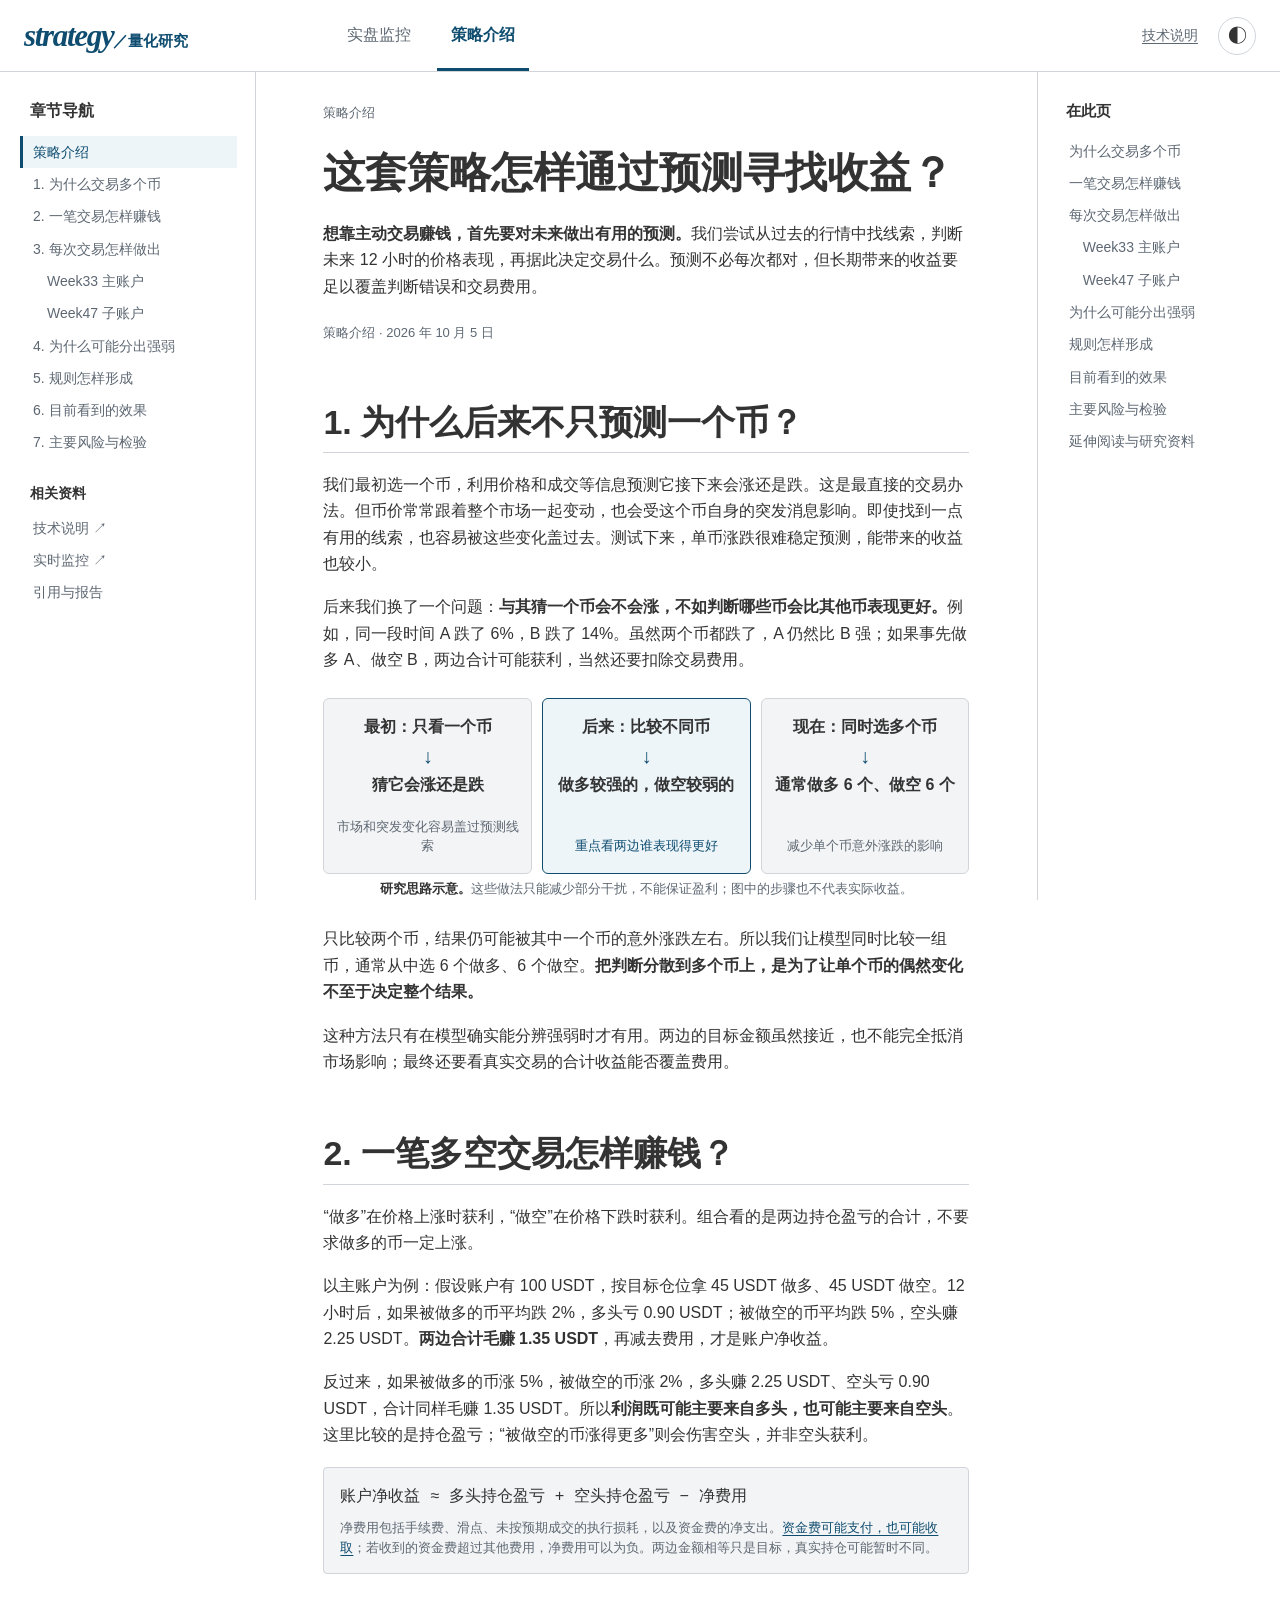
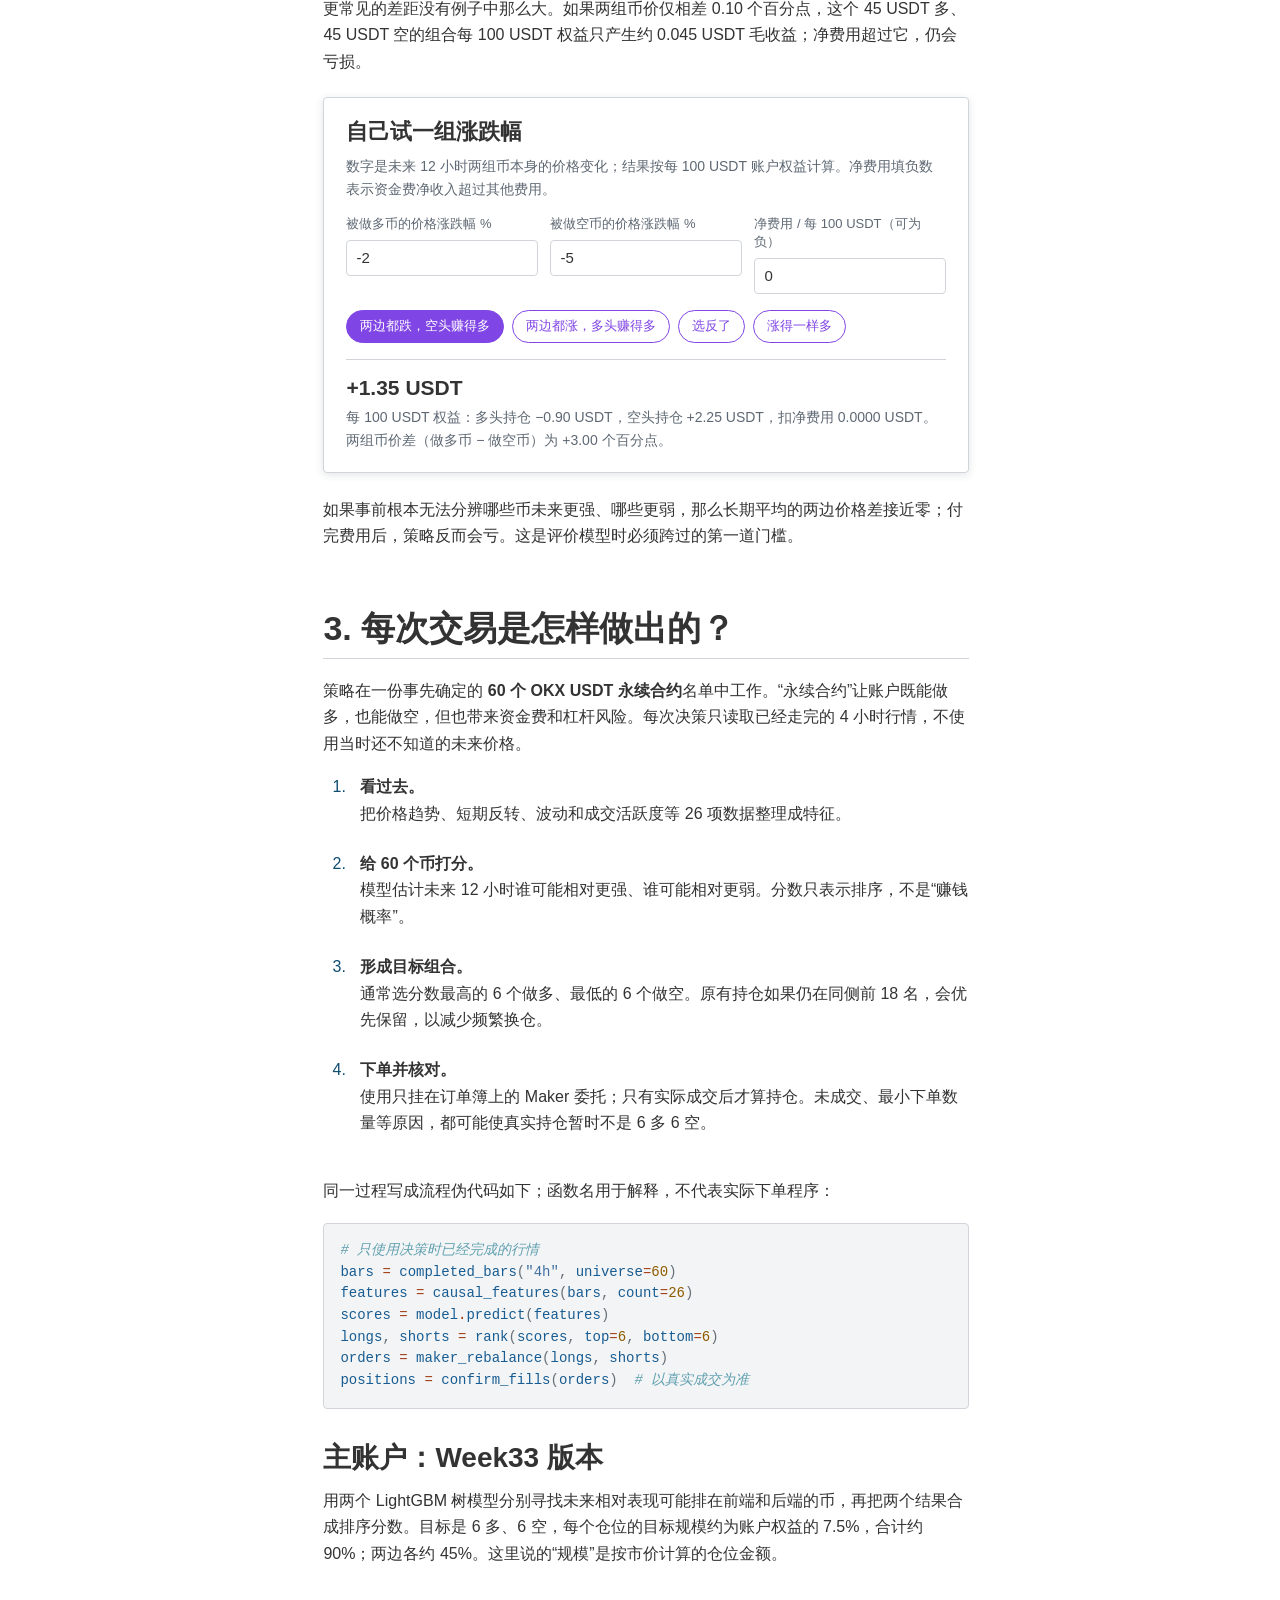
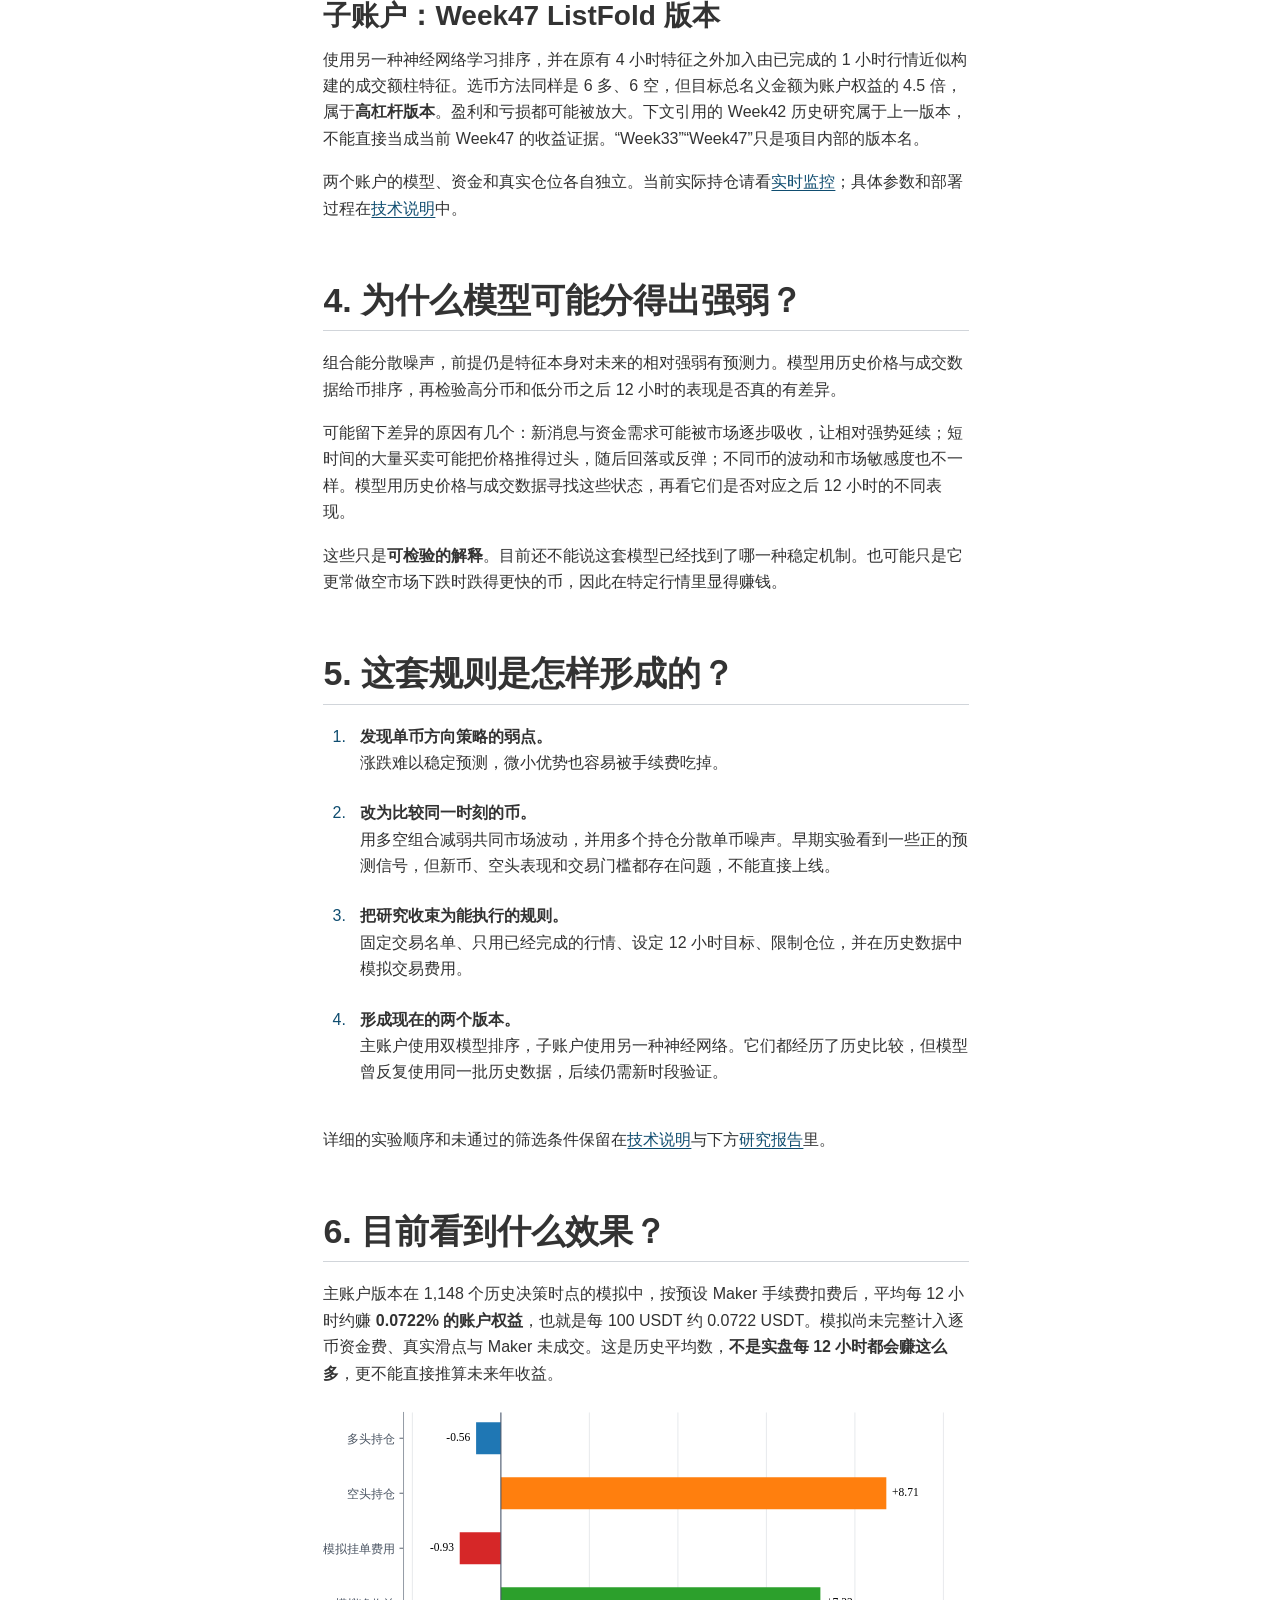
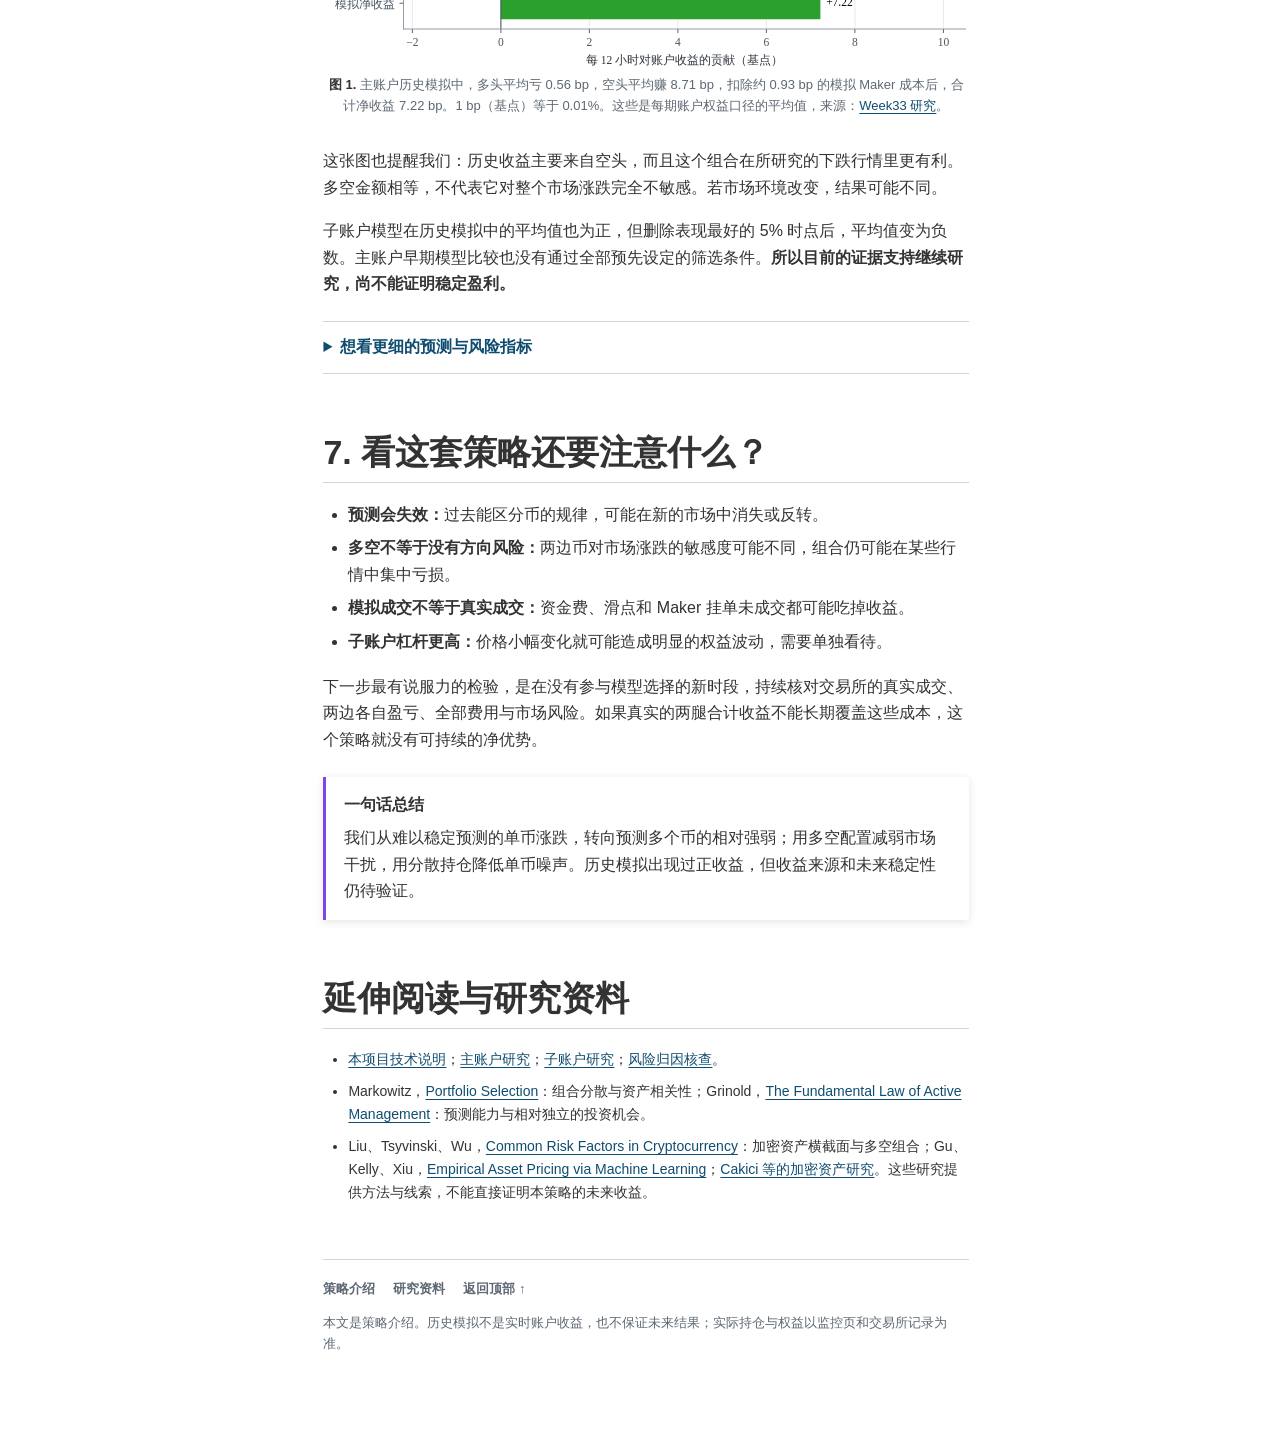
<file: site/index.html>
<!-- Generated from output/量化策略盈利逻辑与我的策略_2026-10-04.html -->
<!doctype html>
<html lang="zh-CN">
<head>
  <meta charset="utf-8">
  <meta name="viewport" content="width=device-width, initial-scale=1">
  <meta name="description" content="从预测出发，介绍这套量化策略为什么从单币涨跌转向多币比较，以及如何交易、检验效果和控制风险。">
  <title>策略介绍 · 从预测到多币组合</title>
  <script src="strategy-intro-assets/theme-init.js"></script>
  <link rel="stylesheet" href="strategy-intro-assets/tokens.css">
  <link rel="stylesheet" href="strategy-intro-assets/layout.css">
  <link rel="stylesheet" href="strategy-intro-assets/components.css">
  <link rel="stylesheet" href="strategy-intro-assets/pygments.css">
  <link rel="stylesheet" href="strategy-intro-assets/site-switch.css">
</head>
<body>
  <div class="site-switch">
    <div class="site-switch-inner">
      <a class="site-switch-brand" href="index.html" aria-label="返回策略首页">strategy<span>／量化研究</span></a>
      <nav class="site-switch-tabs" aria-label="页面切换">
        <a href="crypto-neutral.html">实盘监控</a>
        <a href="#thesis" aria-current="page">策略介绍</a>
      </nav>
      <div class="site-switch-actions">
        <a class="site-switch-details" href="strategy-details.html">技术说明</a>
        <button id="theme-toggle" class="theme-toggle" type="button" aria-label="切换为深色模式" aria-pressed="false" title="切换深浅主题">◐</button>
      </div>
    </div>
  </div>
  <nav class="mobile-nav" aria-label="在此页"><strong>在此页</strong><a href="#idea">为什么交易多个币</a><a href="#mechanism">一笔交易</a><a href="#system">如何运行</a><a href="#week33">Week33</a><a href="#listfold">Week47</a><a href="#origin">信号来源</a><a href="#path">形成过程</a><a href="#evidence">历史效果</a><a href="#next">主要风险</a><a href="#sources">资料</a></nav>
  <div class="layout">
    <aside class="sidebar" aria-label="章节导航">
      <h2>章节导航</h2>
      <a href="#thesis" class="active">策略介绍</a>
      <a href="#idea">1. 为什么交易多个币</a>
      <a href="#mechanism">2. 一笔交易怎样赚钱</a>
      <a href="#system">3. 每次交易怎样做出</a>
      <a href="#week33" class="sub">Week33 主账户</a>
      <a href="#listfold" class="sub">Week47 子账户</a>
      <a href="#origin">4. 为什么可能分出强弱</a>
      <a href="#path">5. 规则怎样形成</a>
      <a href="#evidence">6. 目前看到的效果</a>
      <a href="#next">7. 主要风险与检验</a>
      <div class="group">相关资料</div>
      <a href="strategy-details.html">技术说明 ↗</a>
      <a href="crypto-neutral.html">实时监控 ↗</a>
      <a href="#sources">引用与报告</a>
    </aside>
    <main class="content" id="thesis">
      <div class="breadcrumb">策略介绍</div>
      <h1>这套策略怎样通过预测寻找收益？</h1>
      <p class="lead"><strong>想靠主动交易赚钱，首先要对未来做出有用的预测。</strong>我们尝试从过去的行情中找线索，判断未来 12 小时的价格表现，再据此决定交易什么。预测不必每次都对，但长期带来的收益要足以覆盖判断错误和交易费用。</p>
      <p class="docmeta">策略介绍 · 2026 年 10 月 5 日</p>

      <section id="idea">
        <h2>1. 为什么后来不只预测一个币？</h2>
        <p>我们最初选一个币，利用价格和成交等信息预测它接下来会涨还是跌。这是最直接的交易办法。但币价常常跟着整个市场一起变动，也会受这个币自身的突发消息影响。即使找到一点有用的线索，也容易被这些变化盖过去。测试下来，单币涨跌很难稳定预测，能带来的收益也较小。</p>
        <p>后来我们换了一个问题：<strong>与其猜一个币会不会涨，不如判断哪些币会比其他币表现更好。</strong>例如，同一段时间 A 跌了 6%，B 跌了 14%。虽然两个币都跌了，A 仍然比 B 强；如果事先做多 A、做空 B，两边合计可能获利，当然还要扣除交易费用。</p>
        <figure class="logic-figure" aria-labelledby="logic-caption">
          <div class="logic-grid" role="img" aria-label="研究思路从预测一个币涨跌，转向比较币之间的表现，再把判断分散到多个币上">
            <div class="logic-lane"><span class="logic-input">最初：只看一个币</span><span class="logic-arrow" aria-hidden="true">↓</span><span class="logic-action">猜它会涨还是跌</span><span class="logic-outcome">市场和突发变化容易盖过预测线索</span></div>
            <div class="logic-lane logic-signal"><span class="logic-input">后来：比较不同币</span><span class="logic-arrow" aria-hidden="true">↓</span><span class="logic-action">做多较强的，做空较弱的</span><span class="logic-outcome">重点看两边谁表现得更好</span></div>
            <div class="logic-lane"><span class="logic-input">现在：同时选多个币</span><span class="logic-arrow" aria-hidden="true">↓</span><span class="logic-action">通常做多 6 个、做空 6 个</span><span class="logic-outcome">减少单个币意外涨跌的影响</span></div>
          </div>
          <figcaption id="logic-caption"><span class="figure-index">研究思路示意。</span>这些做法只能减少部分干扰，不能保证盈利；图中的步骤也不代表实际收益。</figcaption>
        </figure>
        <p>只比较两个币，结果仍可能被其中一个币的意外涨跌左右。所以我们让模型同时比较一组币，通常从中选 6 个做多、6 个做空。<strong>把判断分散到多个币上，是为了让单个币的偶然变化不至于决定整个结果。</strong></p>
        <p>这种方法只有在模型确实能分辨强弱时才有用。两边的目标金额虽然接近，也不能完全抵消市场影响；最终还要看真实交易的合计收益能否覆盖费用。</p>
      </section>

      <section id="mechanism">
        <h2>2. 一笔多空交易怎样赚钱？</h2>
        <p>“做多”在价格上涨时获利，“做空”在价格下跌时获利。组合看的是两边持仓盈亏的合计，不要求做多的币一定上涨。</p>
        <p>以主账户为例：假设账户有 100 USDT，按目标仓位拿 45 USDT 做多、45 USDT 做空。12 小时后，如果被做多的币平均跌 2%，多头亏 0.90 USDT；被做空的币平均跌 5%，空头赚 2.25 USDT。<strong>两边合计毛赚 1.35 USDT</strong>，再减去费用，才是账户净收益。</p>
        <p>反过来，如果被做多的币涨 5%，被做空的币涨 2%，多头赚 2.25 USDT、空头亏 0.90 USDT，合计同样毛赚 1.35 USDT。所以<strong>利润既可能主要来自多头，也可能主要来自空头</strong>。这里比较的是持仓盈亏；“被做空的币涨得更多”则会伤害空头，并非空头获利。</p>
        <div class="equation">账户净收益 ≈ 多头持仓盈亏 + 空头持仓盈亏 − 净费用<small>净费用包括手续费、滑点、未按预期成交的执行损耗，以及资金费的净支出。<a href="https://www.okx.com/en-us/help/perps-funding-fee-mechanism" target="_blank" rel="noreferrer">资金费可能支付，也可能收取</a>；若收到的资金费超过其他费用，净费用可以为负。两边金额相等只是目标，真实持仓可能暂时不同。</small></div>
        <p>更常见的差距没有例子中那么大。如果两组币价仅相差 0.10 个百分点，这个 45 USDT 多、45 USDT 空的组合每 100 USDT 权益只产生约 0.045 USDT 毛收益；净费用超过它，仍会亏损。</p>
        <div class="calc" id="spread-calculator">
          <h3>自己试一组涨跌幅</h3>
          <p>数字是未来 12 小时两组币本身的价格变化；结果按每 100 USDT 账户权益计算。净费用填负数表示资金费净收入超过其他费用。</p>
          <div class="calc-fields">
            <label for="long-return">被做多币的价格涨跌幅 %<input id="long-return" type="number" step="0.1" value="-2" inputmode="decimal"></label>
            <label for="short-return">被做空币的价格涨跌幅 %<input id="short-return" type="number" step="0.1" value="-5" inputmode="decimal"></label>
            <label for="cost-return">净费用 / 每 100 USDT（可为负）<input id="cost-return" type="number" step="any" value="0" inputmode="decimal"></label>
          </div>
          <div class="calc-presets" aria-label="示例情境"><button type="button" data-long="-2" data-short="-5">两边都跌，空头赚得多</button><button type="button" data-long="5" data-short="2">两边都涨，多头赚得多</button><button type="button" data-long="-5" data-short="-2">选反了</button><button type="button" data-long="3" data-short="3">涨得一样多</button></div>
          <output id="calc-result" aria-live="polite"><strong>+1.35 USDT</strong><span>每 100 USDT 权益：多头 −0.90 USDT，空头 +2.25 USDT，扣净费用前。</span></output>
        </div>
        <p>如果事前根本无法分辨哪些币未来更强、哪些更弱，那么长期平均的两边价格差接近零；付完费用后，策略反而会亏。这是评价模型时必须跨过的第一道门槛。</p>
      </section>

      <section id="system">
        <h2>3. 每次交易是怎样做出的？</h2>
        <p>策略在一份事先确定的 <strong>60 个 OKX USDT 永续合约</strong>名单中工作。“永续合约”让账户既能做多，也能做空，但也带来资金费和杠杆风险。每次决策只读取已经走完的 4 小时行情，不使用当时还不知道的未来价格。</p>
        <ol class="sequence">
          <li><strong>看过去。</strong>把价格趋势、短期反转、波动和成交活跃度等 26 项数据整理成特征。</li>
          <li><strong>给 60 个币打分。</strong>模型估计未来 12 小时谁可能相对更强、谁可能相对更弱。分数只表示排序，不是“赚钱概率”。</li>
          <li><strong>形成目标组合。</strong>通常选分数最高的 6 个做多、最低的 6 个做空。原有持仓如果仍在同侧前 18 名，会优先保留，以减少频繁换仓。</li>
          <li><strong>下单并核对。</strong>使用只挂在订单簿上的 Maker 委托；只有实际成交后才算持仓。未成交、最小下单数量等原因，都可能使真实持仓暂时不是 6 多 6 空。</li>
        </ol>
        <p>同一过程写成流程伪代码如下；函数名用于解释，不代表实际下单程序：</p>
        <pre class="code-example highlight" aria-label="策略流程伪代码"><code><span class="c1"># 只使用决策时已经完成的行情</span>
<span class="n">bars</span> <span class="o">=</span> <span class="n">completed_bars</span><span class="p">(</span><span class="s2">"4h"</span><span class="p">,</span> <span class="n">universe</span><span class="o">=</span><span class="mi">60</span><span class="p">)</span>
<span class="n">features</span> <span class="o">=</span> <span class="n">causal_features</span><span class="p">(</span><span class="n">bars</span><span class="p">,</span> <span class="n">count</span><span class="o">=</span><span class="mi">26</span><span class="p">)</span>
<span class="n">scores</span> <span class="o">=</span> <span class="n">model</span><span class="o">.</span><span class="n">predict</span><span class="p">(</span><span class="n">features</span><span class="p">)</span>
<span class="n">longs</span><span class="p">,</span> <span class="n">shorts</span> <span class="o">=</span> <span class="n">rank</span><span class="p">(</span><span class="n">scores</span><span class="p">,</span> <span class="n">top</span><span class="o">=</span><span class="mi">6</span><span class="p">,</span> <span class="n">bottom</span><span class="o">=</span><span class="mi">6</span><span class="p">)</span>
<span class="n">orders</span> <span class="o">=</span> <span class="n">maker_rebalance</span><span class="p">(</span><span class="n">longs</span><span class="p">,</span> <span class="n">shorts</span><span class="p">)</span>
<span class="n">positions</span> <span class="o">=</span> <span class="n">confirm_fills</span><span class="p">(</span><span class="n">orders</span><span class="p">)</span>  <span class="c1"># 以真实成交为准</span></code></pre>
        <h3 id="week33">主账户：Week33 版本</h3>
        <p>用两个 LightGBM 树模型分别寻找未来相对表现可能排在前端和后端的币，再把两个结果合成排序分数。目标是 6 多、6 空，每个仓位的目标规模约为账户权益的 7.5%，合计约 90%；两边各约 45%。这里说的“规模”是按市价计算的仓位金额。</p>
        <h3 id="listfold">子账户：Week47 ListFold 版本</h3>
        <p>使用另一种神经网络学习排序，并在原有 4 小时特征之外加入由已完成的 1 小时行情近似构建的成交额柱特征。选币方法同样是 6 多、6 空，但目标总名义金额为账户权益的 4.5 倍，属于<strong>高杠杆版本</strong>。盈利和亏损都可能被放大。下文引用的 Week42 历史研究属于上一版本，不能直接当成当前 Week47 的收益证据。“Week33”“Week47”只是项目内部的版本名。</p>
        <p>两个账户的模型、资金和真实仓位各自独立。当前实际持仓请看<a href="crypto-neutral.html">实时监控</a>；具体参数和部署过程在<a href="strategy-details.html">技术说明</a>中。</p>
      </section>

      <section id="origin">
        <h2>4. 为什么模型可能分得出强弱？</h2>
        <p>组合能分散噪声，前提仍是特征本身对未来的相对强弱有预测力。模型用历史价格与成交数据给币排序，再检验高分币和低分币之后 12 小时的表现是否真的有差异。</p>
        <p>可能留下差异的原因有几个：新消息与资金需求可能被市场逐步吸收，让相对强势延续；短时间的大量买卖可能把价格推得过头，随后回落或反弹；不同币的波动和市场敏感度也不一样。模型用历史价格与成交数据寻找这些状态，再看它们是否对应之后 12 小时的不同表现。</p>
        <p>这些只是<strong>可检验的解释</strong>。目前还不能说这套模型已经找到了哪一种稳定机制。也可能只是它更常做空市场下跌时跌得更快的币，因此在特定行情里显得赚钱。</p>
      </section>

      <section id="path">
        <h2>5. 这套规则是怎样形成的？</h2>
        <ol class="sequence">
          <li><strong>发现单币方向策略的弱点。</strong>涨跌难以稳定预测，微小优势也容易被手续费吃掉。</li>
          <li><strong>改为比较同一时刻的币。</strong>用多空组合减弱共同市场波动，并用多个持仓分散单币噪声。早期实验看到一些正的预测信号，但新币、空头表现和交易门槛都存在问题，不能直接上线。</li>
          <li><strong>把研究收束为能执行的规则。</strong>固定交易名单、只用已经完成的行情、设定 12 小时目标、限制仓位，并在历史数据中模拟交易费用。</li>
          <li><strong>形成现在的两个版本。</strong>主账户使用双模型排序，子账户使用另一种神经网络。它们都经历了历史比较，但模型曾反复使用同一批历史数据，后续仍需新时段验证。</li>
        </ol>
        <p>详细的实验顺序和未通过的筛选条件保留在<a href="strategy-details.html">技术说明</a>与下方<a href="#sources">研究报告</a>里。</p>
      </section>

      <section id="evidence">
        <h2>6. 目前看到什么效果？</h2>
        <p>主账户版本在 1,148 个历史决策时点的模拟中，按预设 Maker 手续费扣费后，平均每 12 小时约赚 <strong>0.0722% 的账户权益</strong>，也就是每 100 USDT 约 0.0722 USDT。模拟尚未完整计入逐币资金费、真实滑点与 Maker 未成交。这是历史平均数，<strong>不是实盘每 12 小时都会赚这么多</strong>，更不能直接推算未来年收益。</p>
        <figure class="figure"><img src="strategy-intro-assets/pnl-attribution.svg" width="780" height="315" alt="主账户历史模拟每 12 小时多头平均贡献为负，空头贡献为正，扣除模拟 Maker 费用后平均净收益为正"><figcaption><span class="figure-index">图 1.</span> 主账户历史模拟中，多头平均亏 0.56 bp，空头平均赚 8.71 bp，扣除约 0.93 bp 的模拟 Maker 成本后，合计净收益 7.22 bp。1 bp（基点）等于 0.01%。这些是每期账户权益口径的平均值，来源：<a href="afml-study/reports/week33_strategy_research.md">Week33 研究</a>。</figcaption></figure>
        <p>这张图也提醒我们：历史收益主要来自空头，而且这个组合在所研究的下跌行情里更有利。多空金额相等，不代表它对整个市场涨跌完全不敏感。若市场环境改变，结果可能不同。</p>
        <p>子账户模型在历史模拟中的平均值也为正，但删除表现最好的 5% 时点后，平均值变为负数。主账户早期模型比较也没有通过全部预先设定的筛选条件。<strong>所以目前的证据支持继续研究，尚不能证明稳定盈利。</strong></p>
        <details class="research-details"><summary>想看更细的预测与风险指标</summary>
          <p>主账户模型分数与未来相对收益的原始 <code>Rank IC</code> 为 0.0526；控制市场敏感度、波动、动量和成交额等因素后为 0.0156。<code>Rank IC</code> 衡量的是排序关联，不是账户收益。</p>
          <figure class="figure"><img src="strategy-intro-assets/rank-ic.svg" width="780" height="300" alt="原始 Rank IC 0.0526，控制市场及风格因素后 0.0156"><figcaption><span class="figure-index">图 2.</span> 控制常见风险因素后，预测关联减弱。来源：<a href="afml-study/reports/week34_residual_ic_audit.md">Week34 归因核查</a>。</figcaption></figure>
          <p>主账户历史组合的市场敏感度（Beta）估计为 −0.145；按这个估计值把多空权重调到近似中性后，同样历史中的模拟净收益从每期 7.22 bp 降至 4.67 bp。这说明部分历史表现与市场方向和选中币的风险特征有关，不能全部归功于独立的选币能力。</p>
        </details>
      </section>

      <section id="next">
        <h2>7. 看这套策略还要注意什么？</h2>
        <ul><li><strong>预测会失效：</strong>过去能区分币的规律，可能在新的市场中消失或反转。</li><li><strong>多空不等于没有方向风险：</strong>两边币对市场涨跌的敏感度可能不同，组合仍可能在某些行情中集中亏损。</li><li><strong>模拟成交不等于真实成交：</strong>资金费、滑点和 Maker 挂单未成交都可能吃掉收益。</li><li><strong>子账户杠杆更高：</strong>价格小幅变化就可能造成明显的权益波动，需要单独看待。</li></ul>
        <p>下一步最有说服力的检验，是在没有参与模型选择的新时段，持续核对交易所的真实成交、两边各自盈亏、全部费用与市场风险。如果真实的两腿合计收益不能长期覆盖这些成本，这个策略就没有可持续的净优势。</p>
        <aside class="note" role="note"><strong class="admonition-title">一句话总结</strong><p>我们从难以稳定预测的单币涨跌，转向预测多个币的相对强弱；用多空配置减弱市场干扰，用分散持仓降低单币噪声。历史模拟出现过正收益，但收益来源和未来稳定性仍待验证。</p></aside>
      </section>

      <section id="sources" class="sources">
        <h2>延伸阅读与研究资料</h2>
        <ul><li><a href="strategy-details.html">本项目技术说明</a>；<a href="afml-study/reports/week33_strategy_research.md">主账户研究</a>；<a href="afml-study/reports/week42_strategy_research.md">子账户研究</a>；<a href="afml-study/reports/week34_residual_ic_audit.md">风险归因核查</a>。</li><li>Markowitz，<a href="https://doi.org/10.1111/j.1540-6261.1952.tb01525.x" target="_blank" rel="noreferrer">Portfolio Selection</a>：组合分散与资产相关性；Grinold，<a href="https://doi.org/10.3905/jpm.1989.409211" target="_blank" rel="noreferrer">The Fundamental Law of Active Management</a>：预测能力与相对独立的投资机会。</li><li>Liu、Tsyvinski、Wu，<a href="https://www.nber.org/papers/w25882" target="_blank" rel="noreferrer">Common Risk Factors in Cryptocurrency</a>：加密资产横截面与多空组合；Gu、Kelly、Xiu，<a href="https://www.nber.org/papers/w25398" target="_blank" rel="noreferrer">Empirical Asset Pricing via Machine Learning</a>；<a href="https://doi.org/10.1016/j.irfa.2024.103244" target="_blank" rel="noreferrer">Cakici 等的加密资产研究</a>。这些研究提供方法与线索，不能直接证明本策略的未来收益。</li></ul>
      </section>
      <footer>本文是策略介绍。历史模拟不是实时账户收益，也不保证未来结果；实际持仓与权益以监控页和交易所记录为准。</footer>
    </main>
    <aside class="page-toc" aria-label="在此页">
      <h2>在此页</h2>
      <a href="#idea">为什么交易多个币</a>
      <a href="#mechanism">一笔交易怎样赚钱</a>
      <a href="#system">每次交易怎样做出</a>
      <a class="sub" href="#week33">Week33 主账户</a>
      <a class="sub" href="#listfold">Week47 子账户</a>
      <a href="#origin">为什么可能分出强弱</a>
      <a href="#path">规则怎样形成</a>
      <a href="#evidence">目前看到的效果</a>
      <a href="#next">主要风险与检验</a>
      <a href="#sources">延伸阅读与研究资料</a>
    </aside>
  </div>
  <script src="strategy-intro-assets/interactions.js"></script>
</body>
</html>
</file>
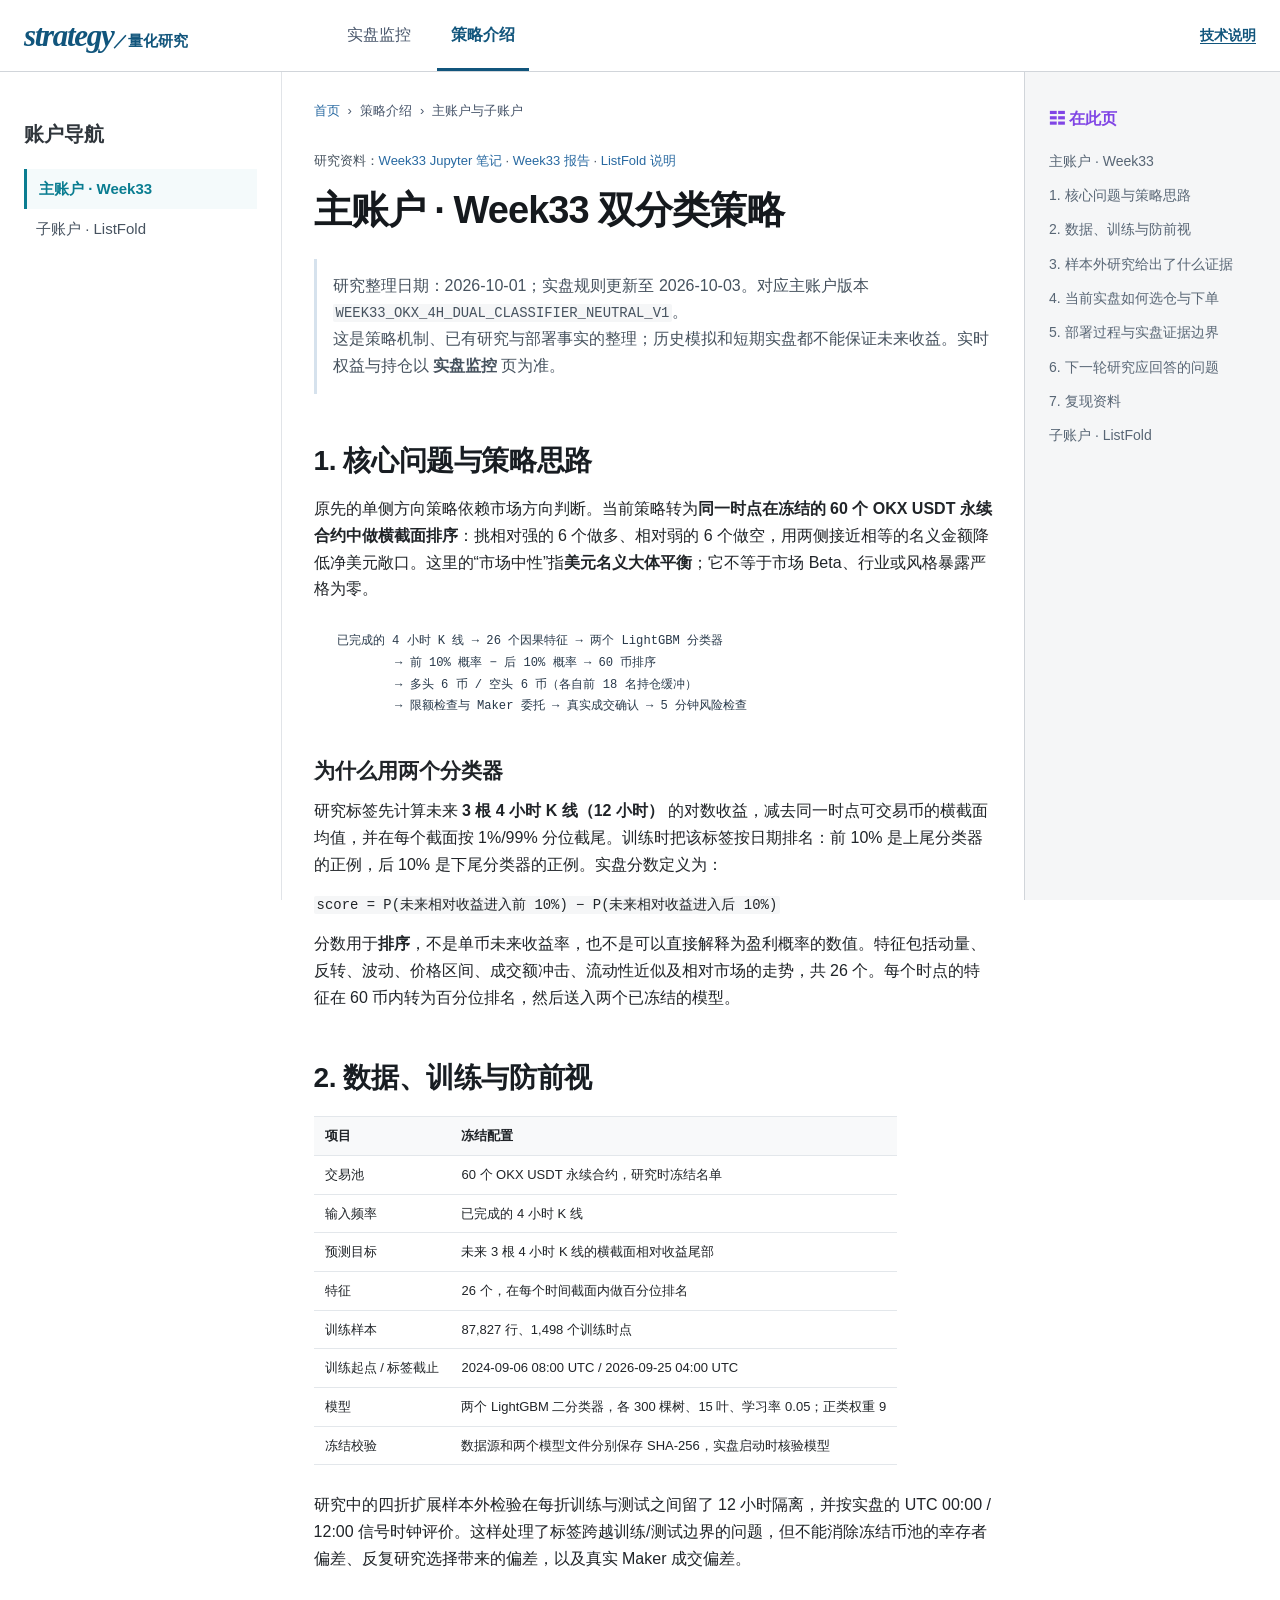
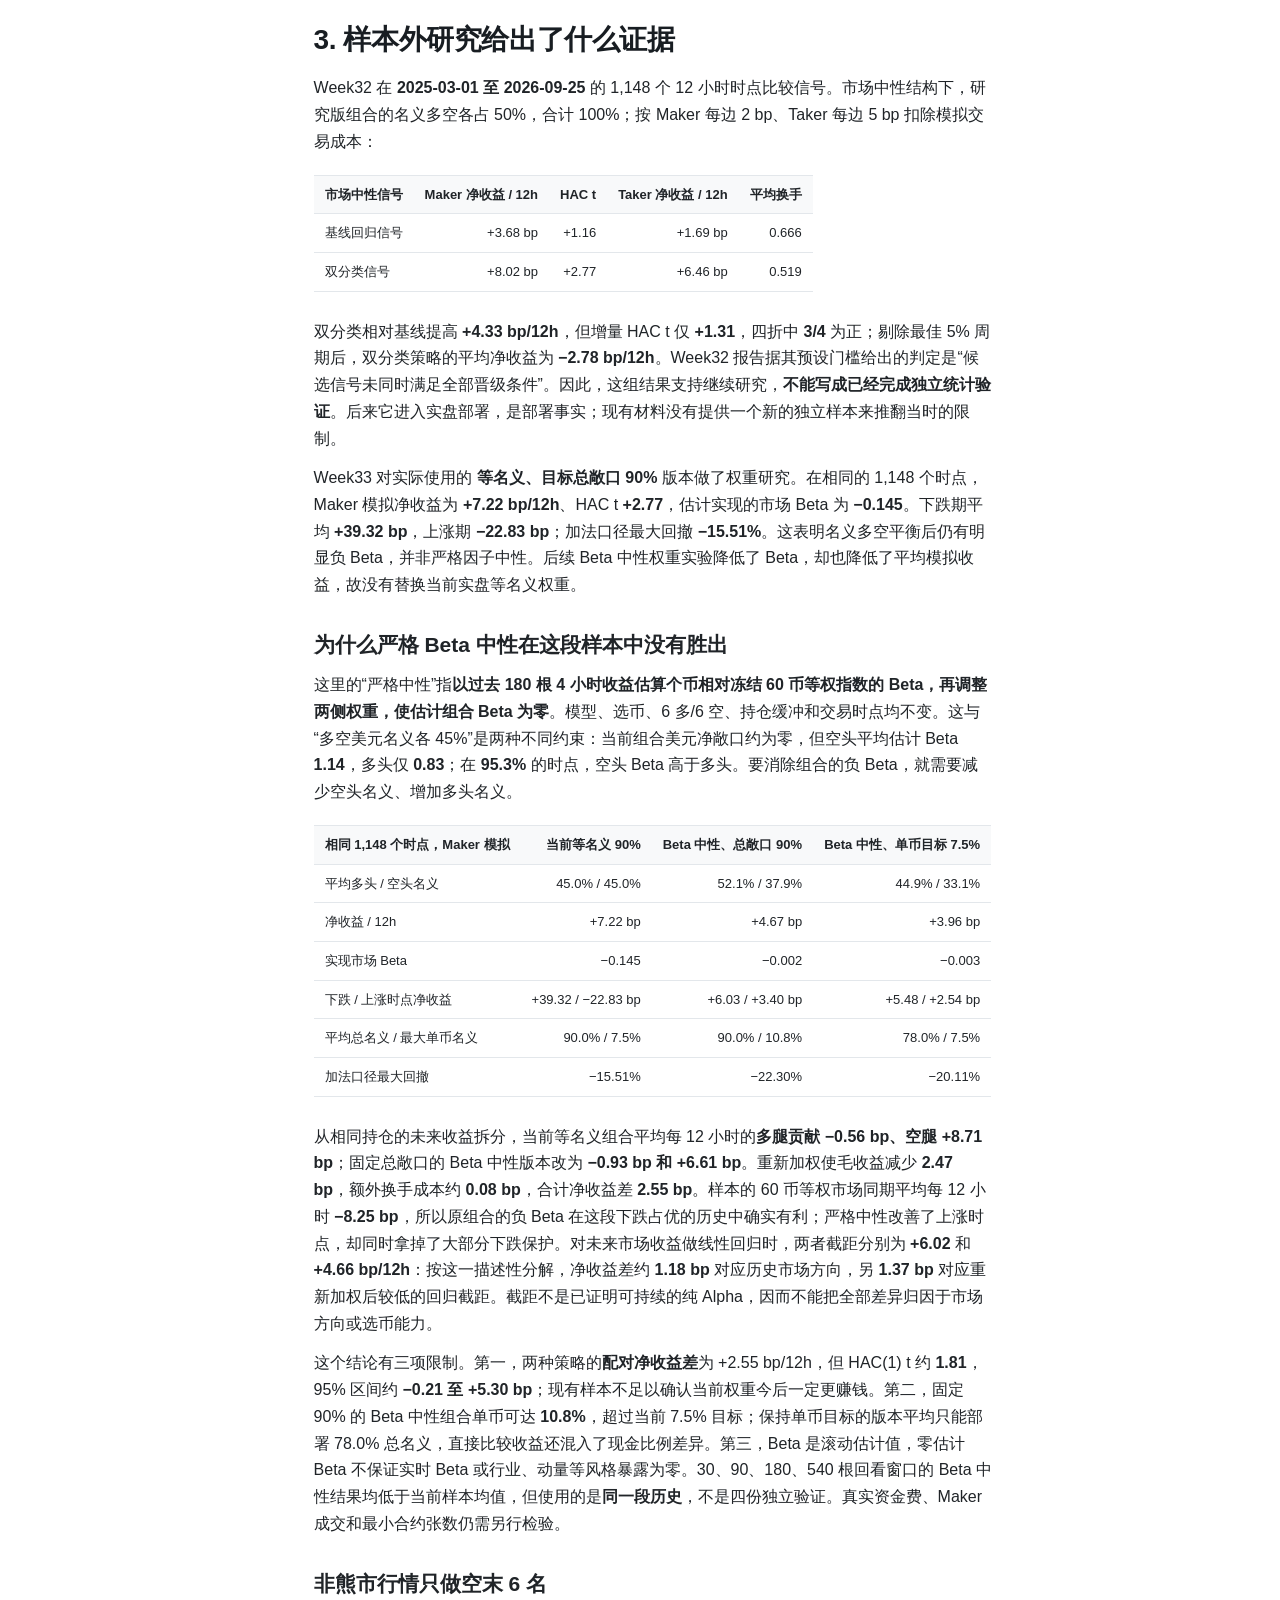
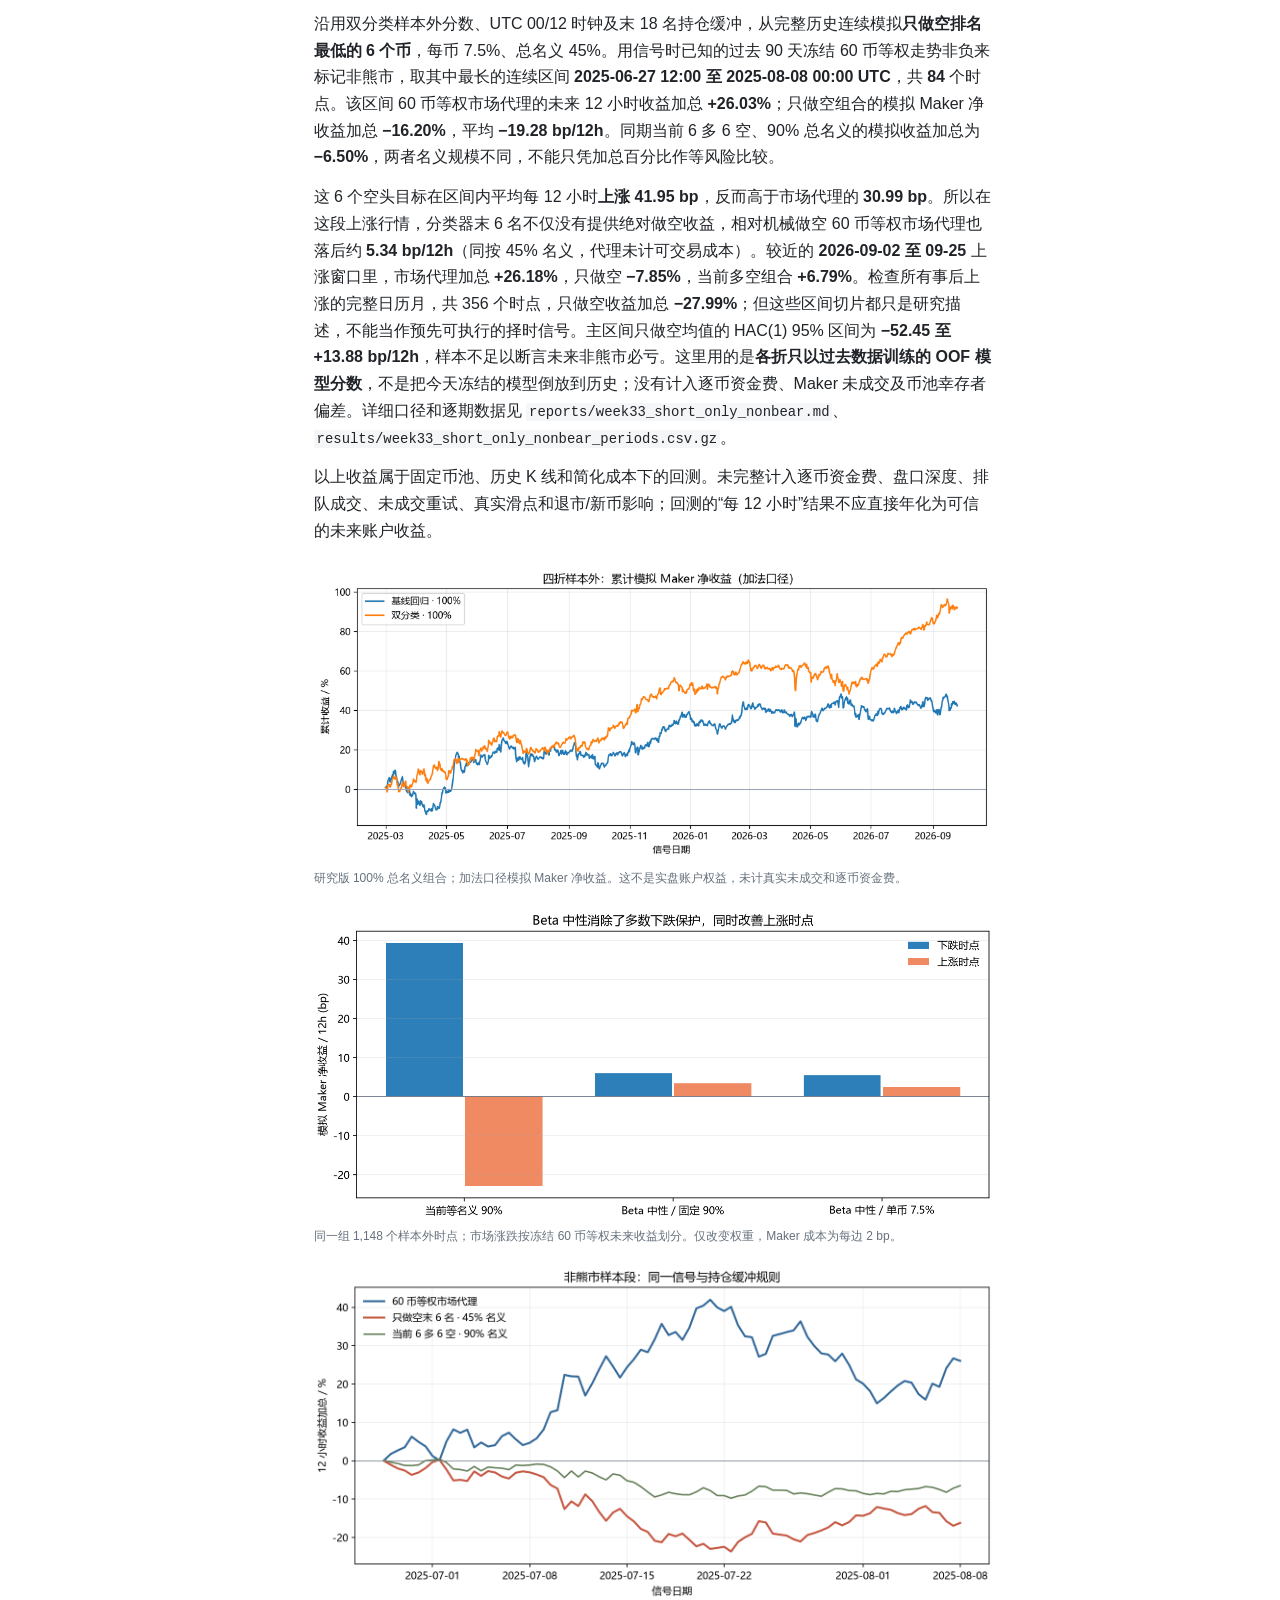
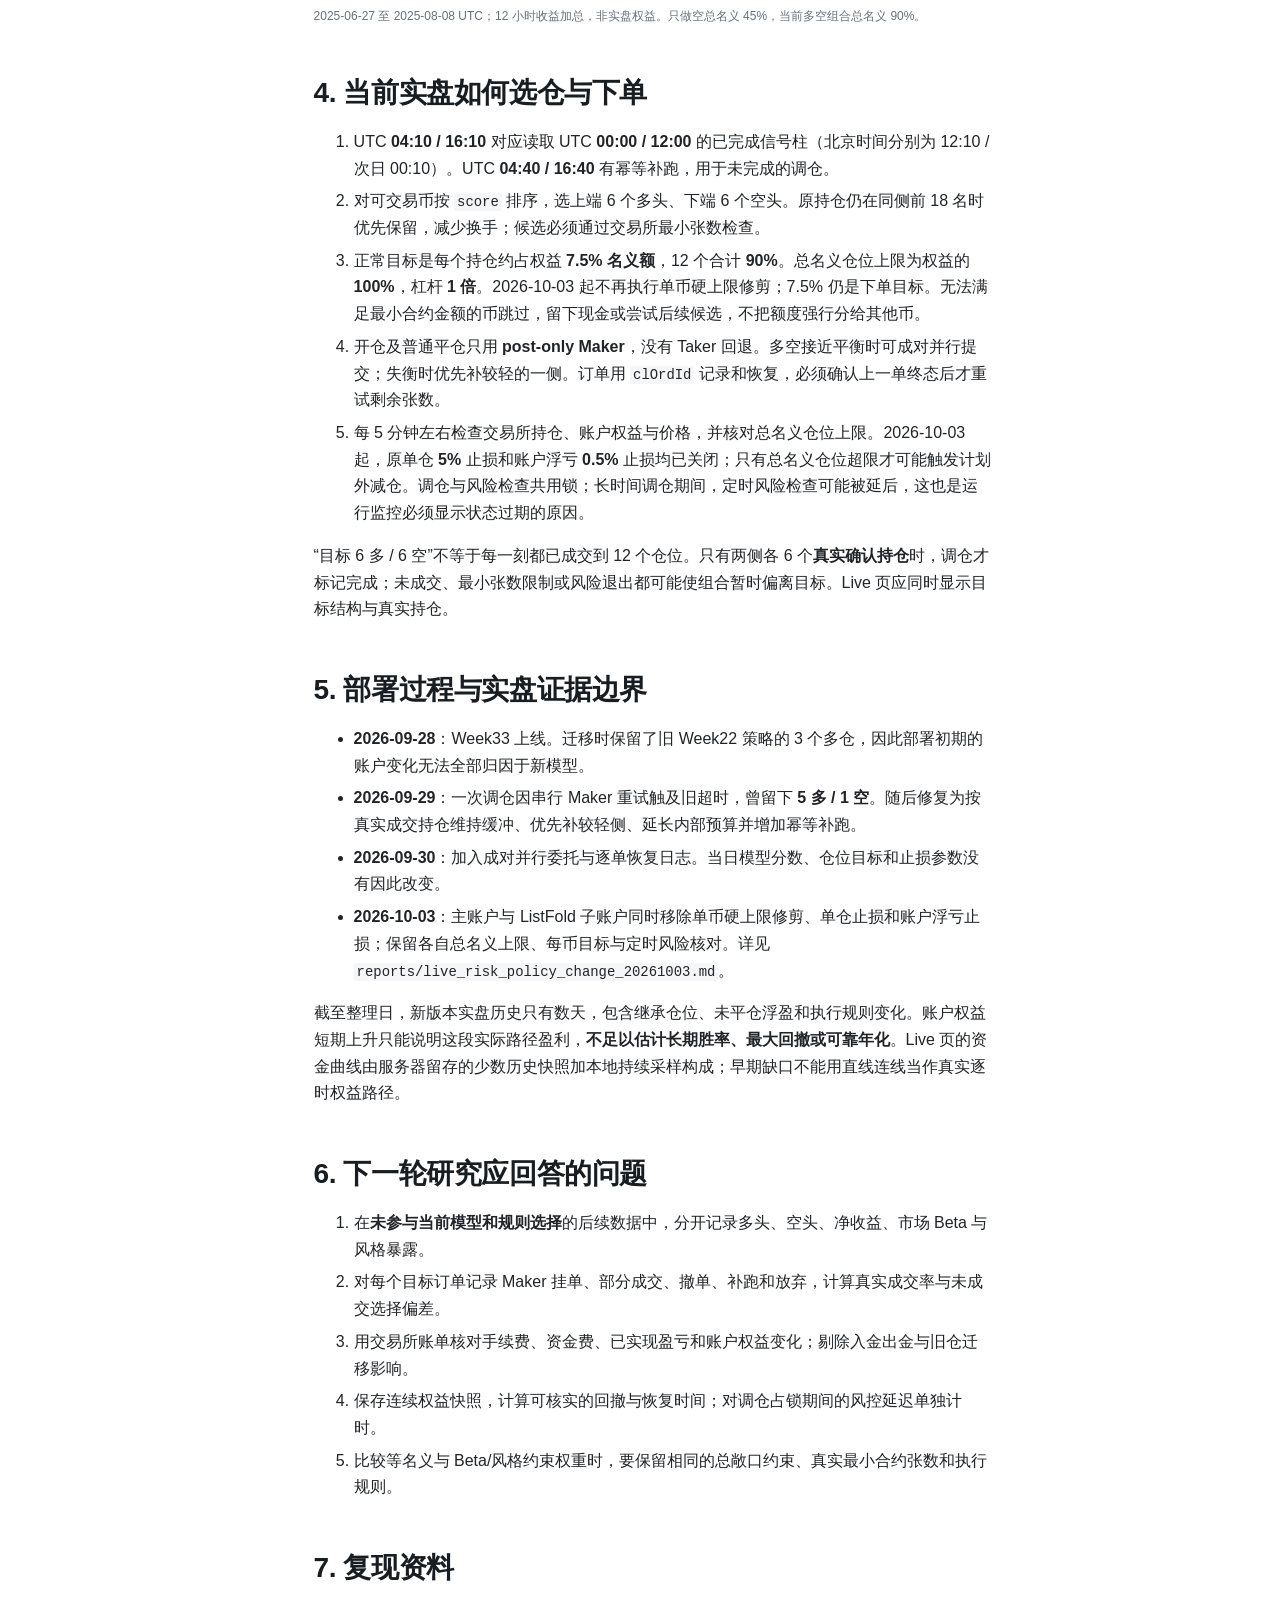
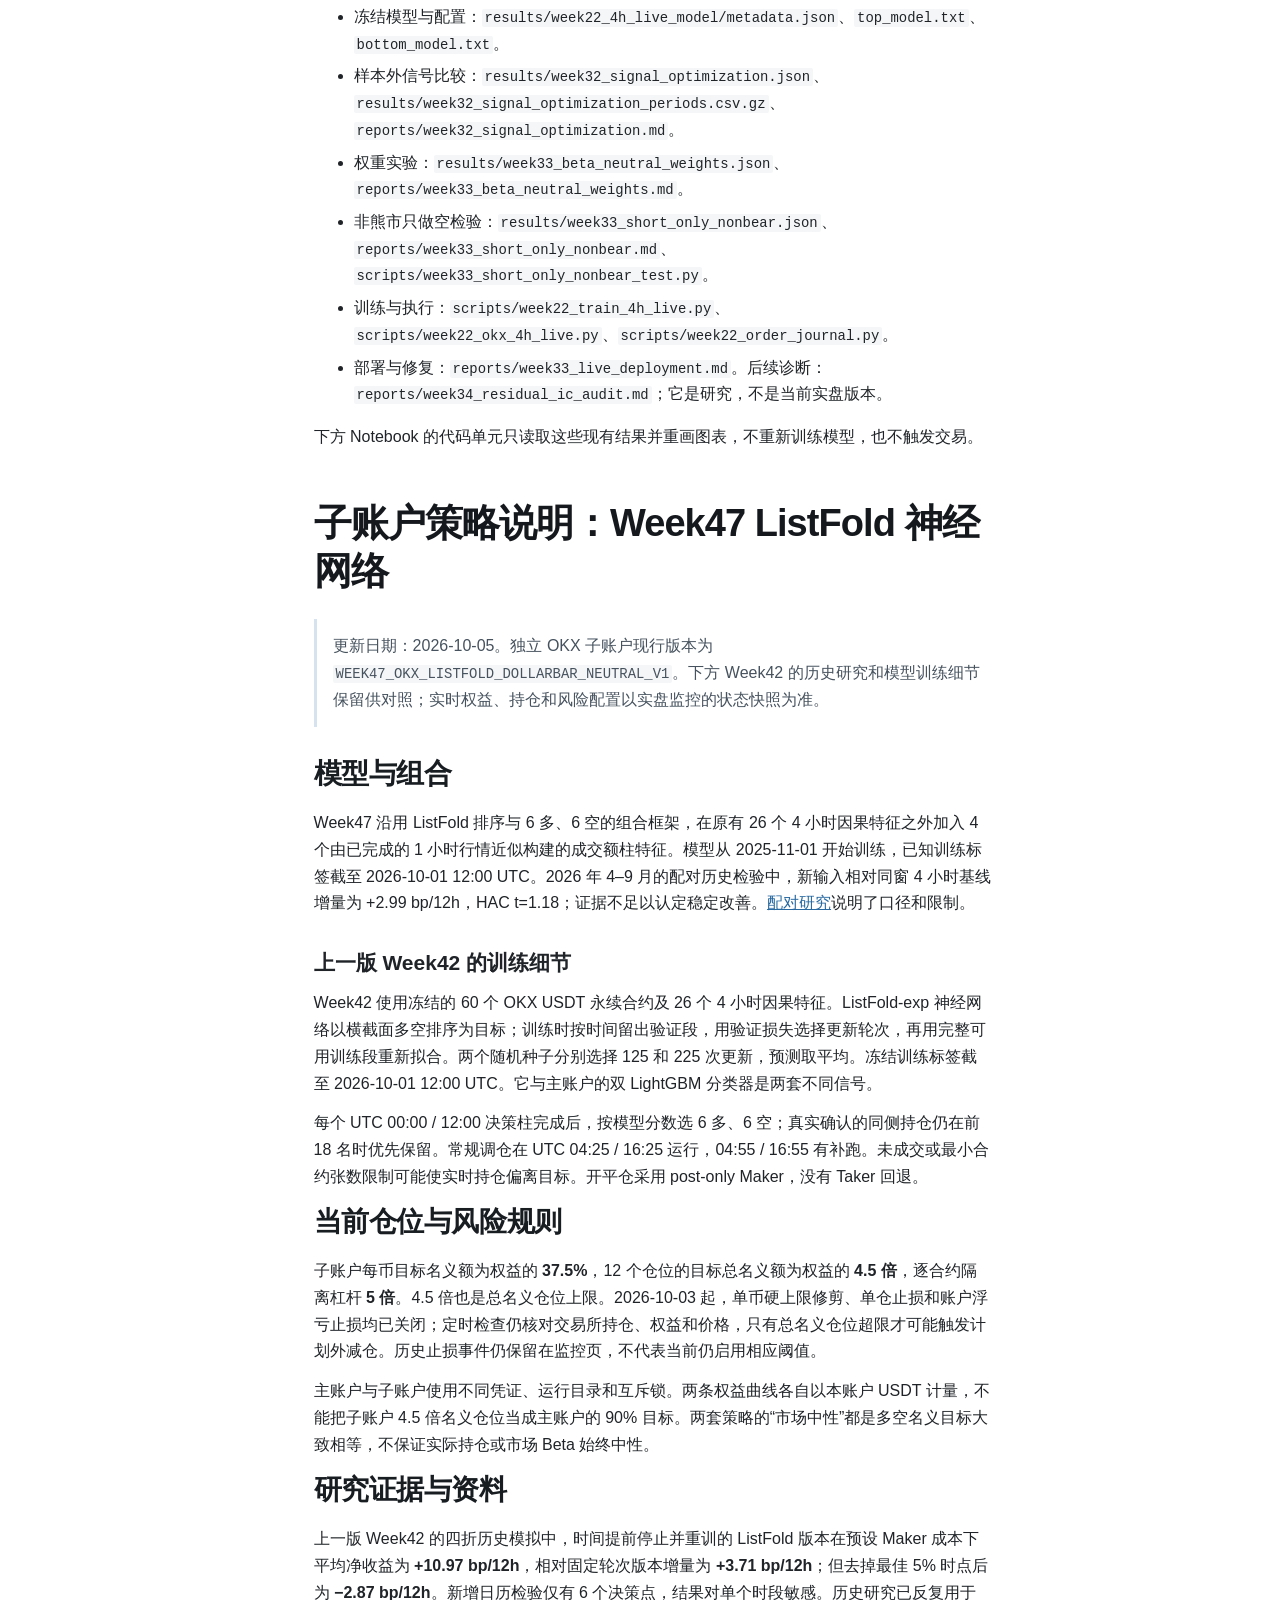
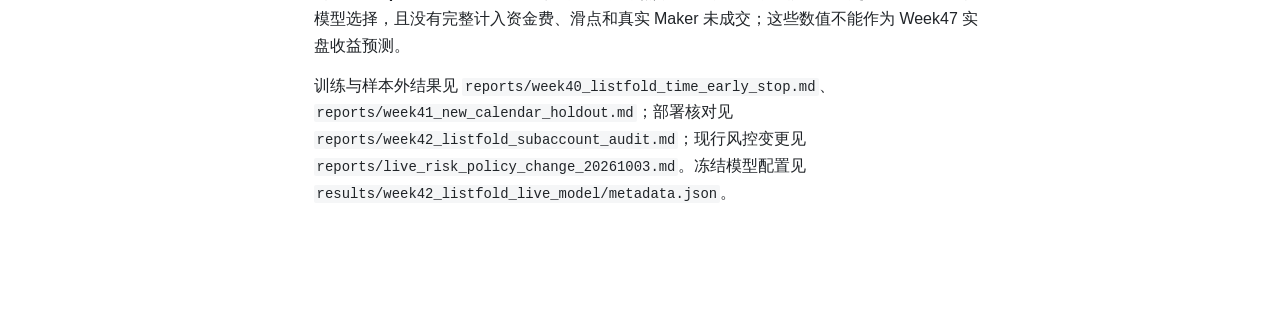
<file: site/strategy-details.html>
<!doctype html><html lang="zh-CN"><head><meta charset="utf-8"><meta name="viewport" content="width=device-width,initial-scale=1"><title>策略介绍 · Week33 与 ListFold</title>
<style>
*{box-sizing:border-box}html{scroll-behavior:smooth}body{margin:0;color:#202428;background:#fff;font:16px/1.67 -apple-system,BlinkMacSystemFont,"Segoe UI","Microsoft YaHei",sans-serif}
.top{height:64px;position:sticky;top:0;z-index:10;background:#fff;border-bottom:1px solid #e9ecef;display:flex;align-items:center;gap:40px;padding:0 40px}.brand{font-size:22px;font-weight:800;color:#185484;letter-spacing:-.04em;white-space:nowrap}.brand span{color:#5ca6d5;font-weight:600;font-size:16px}.tabs{height:100%;display:flex;align-items:center;gap:22px}.tabs a{height:100%;display:flex;align-items:center;color:#444e58;text-decoration:none;font-size:15px;border-bottom:2px solid transparent}.tabs a.active{color:#185484;font-weight:700;border-bottom-color:#185484}.tabs a:hover{color:#185484}
.layout{max-width:1512px;margin:auto;padding:31px 30px 86px;display:grid;grid-template-columns:minmax(205px,260px) minmax(0,750px) minmax(155px,205px);gap:44px;justify-content:space-between;align-items:start}.side,.toc{position:sticky;top:94px;display:flex;flex-direction:column;gap:7px;font-size:13px;max-height:calc(100vh - 110px);overflow:auto}.side h2,.toc h2{font-size:14px;margin:0 0 11px;color:#30363c}.side a,.toc a{color:#475360;text-decoration:none;line-height:1.45;padding:3px 0}.side a:hover,.toc a:hover{color:#185484;text-decoration:underline}.toc{border-left:1px solid #e5e8eb;padding-left:18px;font-size:12px}.toc a{color:#586675}
.content{min-width:0;max-width:750px}.breadcrumbs{display:flex;align-items:center;gap:8px;font-size:13px;color:#6a747e;margin:0 0 21px}.breadcrumbs a{color:#276399;text-decoration:none}.breadcrumbs a:hover{text-decoration:underline}.doc-note{font-size:13px;color:#46525e;margin:0 0 15px}.doc-note a{color:#2869a1;text-decoration:none}.doc-note a:hover{text-decoration:underline}.content section{scroll-margin-top:91px;margin-bottom:45px}.content section+section{padding-top:3px}.content h1{font-size:38px;line-height:1.27;letter-spacing:-.025em;margin:0 0 24px;color:#15191d}.content h2{font-size:28px;line-height:1.35;letter-spacing:-.015em;margin:0 0 17px;color:#181d22}.content h3{font-size:21px;line-height:1.35;margin:32px 0 12px;color:#202428}.content p{margin:13px 0}.content blockquote{border-left:3px solid #d6e2ed;padding:1px 0 1px 16px;margin:20px 0 28px;background:none;color:#46525e}.content a{color:#2869a1}.content code{font-family:Consolas,Monaco,monospace;font-size:.87em;background:#f5f6f7;padding:1px 3px;border-radius:2px}.content pre{padding:8px 0 8px 23px;margin:19px 0 27px;background:#fff;border:0;overflow:auto;line-height:1.55;color:#28394a;font-size:14px}.content pre code{background:none;padding:0}.content table{border-collapse:collapse;display:block;overflow:auto;width:max-content;max-width:100%;font-size:13px;margin:19px 0 27px}.content th,.content td{border-bottom:1px solid #e3e7eb;padding:8px 11px;white-space:nowrap}.content th{border-top:1px solid #e3e7eb;background:#f8f9fa;text-align:left}.content li{margin:6px 0}
.research-figure{margin:22px 0}.research-figure img{display:block;width:100%;height:auto}.research-figure figcaption{color:#66717d;font-size:12px;line-height:1.6;margin-top:7px}
@media(max-width:1200px){.layout{grid-template-columns:190px minmax(0,750px);justify-content:center;gap:32px}.toc{display:none}}@media(max-width:900px){.layout{display:block;padding:26px 24px 70px}.side{display:none}.content{max-width:750px;margin:auto}.top{padding:0 24px}}@media(max-width:650px){.top{height:56px;padding:0 14px;gap:18px}.brand{font-size:17px}.brand span{font-size:11px}.tabs{gap:13px}.tabs a{font-size:12px}.layout{padding:23px 16px 60px}.content h1{font-size:29px}.content h2{font-size:23px}.content h3{font-size:19px}.breadcrumbs{font-size:12px}.doc-note{font-size:12px}}
/* Match the live monitor's shared navigation shell. */
.top{height:100px;position:relative;top:auto;border-top:2px solid #e5e2df;box-shadow:0 2px 4px #2228320d;padding:0 max(4.5vw,30px);gap:0}.brand{min-width:370px;font-size:31px;font-style:italic;font-weight:800;color:#11557c}.brand span{font-size:17px;font-style:normal;color:#11557c;letter-spacing:0}.tabs{gap:10px}.tabs a{font-size:17px;color:#48566b;padding:9px 3px;border-bottom:3px solid transparent}.tabs a.active{color:#0a7d91;border-bottom-color:#0a7d91}.top-caption{margin-left:auto;border:1px solid #d1d5da;border-radius:4px;padding:9px 12px;color:#48566b;font-size:13px;white-space:nowrap}
.layout{max-width:none;margin:0;padding:0;grid-template-columns:minmax(220px,22%) minmax(0,1fr) minmax(220px,20%);gap:0;justify-content:stretch;align-items:stretch}.side{top:0;height:calc(100vh - 100px);max-height:none;border-right:1px solid #e1e4e8;padding:46px 24px 45px max(4.5vw,24px);font-size:15px;gap:0}.side h2{font-size:20px;margin-bottom:18px}.side a{padding:9px 12px}.side a.active{border-left:3px solid #0a7d91;color:#0a7d91;font-weight:700;background:#f4fafb}.toc{top:0;height:calc(100vh - 100px);max-height:none;border-left:1px solid #d1d5da;background:#f5f6f7;padding:34px 24px;font-size:14px;gap:0}.toc h2{color:#8045e5;font-size:16px}.toc a{padding:7px 0}.content{max-width:1160px;width:100%;padding:28px min(3.1vw,62px) 80px;margin:0 auto}.breadcrumbs{margin-bottom:28px;color:#48566b}.content section{scroll-margin-top:24px}
@media(max-width:1450px){.top{padding:0 24px}.brand{min-width:260px}.side{padding-left:24px}.content{padding:28px 32px 70px}}
@media(max-width:1200px){.layout{grid-template-columns:200px minmax(0,1fr);gap:0}.toc{display:none}.brand{min-width:230px}.top{padding:0 24px}}
@media(max-width:850px){.layout{display:block;padding:0}.side{display:none}.content{max-width:none;padding:24px 20px 55px}.top{height:70px}.brand{min-width:0;margin-right:25px;font-size:24px}.tabs a{font-size:14px}.top-caption{display:none}}
@media(max-width:650px){.top{height:60px;padding:0 12px}.brand{font-size:19px;margin-right:12px}.brand span{display:none}.tabs{gap:8px}.tabs a{font-size:12px;padding:8px 2px}.content{padding:20px 12px 40px}.content h1{font-size:27px}.content h2{font-size:23px}.content h3{font-size:19px}.breadcrumbs{font-size:12px}}
</style><link rel="stylesheet" href="strategy-intro-assets/site-switch.css"></head><body class="technical-page"><div class="site-switch"><div class="site-switch-inner"><a class="site-switch-brand" href="index.html" aria-label="返回策略首页">strategy<span>／量化研究</span></a><nav class="site-switch-tabs" aria-label="页面切换"><a href="crypto-neutral.html">实盘监控</a><a href="strategy-intro.html" aria-current="location">策略介绍</a></nav><div class="site-switch-actions"><a class="site-switch-details" href="strategy-details.html" aria-current="page">技术说明</a></div></div></div><main class="layout"><aside class="side" aria-label="账户导航"><h2>账户导航</h2><a class="active" href="#week33">主账户 · Week33</a><a href="#listfold">子账户 · ListFold</a></aside><article class="content"><nav class="breadcrumbs" aria-label="面包屑导航"><a href="index.html">首页</a><span>›</span><span>策略介绍</span><span>›</span><span>主账户与子账户</span></nav><div class="doc-note">研究资料：<a href="afml-study/notebooks/12_week33_live_strategy_research.ipynb" download>Week33 Jupyter 笔记</a> · <a href="afml-study/reports/week33_strategy_research.md" download>Week33 报告</a> · <a href="afml-study/reports/week42_strategy_research.md" download>ListFold 说明</a></div><section id="week33"><h1>主账户 · Week33 双分类策略</h1>
<blockquote>
<p>研究整理日期：2026-10-01；实盘规则更新至 2026-10-03。对应主账户版本 <code>WEEK33_OKX_4H_DUAL_CLASSIFIER_NEUTRAL_V1</code>。<br />
这是策略机制、已有研究与部署事实的整理；历史模拟和短期实盘都不能保证未来收益。实时权益与持仓以 <strong>实盘监控</strong> 页为准。</p>
</blockquote>
</section><section id="section-1"><h2>1. 核心问题与策略思路</h2>
<p>原先的单侧方向策略依赖市场方向判断。当前策略转为<strong>同一时点在冻结的 60 个 OKX USDT 永续合约中做横截面排序</strong>：挑相对强的 6 个做多、相对弱的 6 个做空，用两侧接近相等的名义金额降低净美元敞口。这里的“市场中性”指<strong>美元名义大体平衡</strong>；它不等于市场 Beta、行业或风格暴露严格为零。</p>
<pre><code class="language-text">已完成的 4 小时 K 线 → 26 个因果特征 → 两个 LightGBM 分类器
        → 前 10% 概率 − 后 10% 概率 → 60 币排序
        → 多头 6 币 / 空头 6 币（各自前 18 名持仓缓冲）
        → 限额检查与 Maker 委托 → 真实成交确认 → 5 分钟风险检查
</code></pre>
<h3>为什么用两个分类器</h3>
<p>研究标签先计算未来 <strong>3 根 4 小时 K 线（12 小时）</strong> 的对数收益，减去同一时点可交易币的横截面均值，并在每个截面按 1%/99% 分位截尾。训练时把该标签按日期排名：前 10% 是上尾分类器的正例，后 10% 是下尾分类器的正例。实盘分数定义为：</p>
<p><code>score = P(未来相对收益进入前 10%) − P(未来相对收益进入后 10%)</code></p>
<p>分数用于<strong>排序</strong>，不是单币未来收益率，也不是可以直接解释为盈利概率的数值。特征包括动量、反转、波动、价格区间、成交额冲击、流动性近似及相对市场的走势，共 26 个。每个时点的特征在 60 币内转为百分位排名，然后送入两个已冻结的模型。</p>
</section><section id="section-2"><h2>2. 数据、训练与防前视</h2>
<table>
<thead>
<tr>
  <th>项目</th>
  <th>冻结配置</th>
</tr>
</thead>
<tbody>
<tr>
  <td>交易池</td>
  <td>60 个 OKX USDT 永续合约，研究时冻结名单</td>
</tr>
<tr>
  <td>输入频率</td>
  <td>已完成的 4 小时 K 线</td>
</tr>
<tr>
  <td>预测目标</td>
  <td>未来 3 根 4 小时 K 线的横截面相对收益尾部</td>
</tr>
<tr>
  <td>特征</td>
  <td>26 个，在每个时间截面内做百分位排名</td>
</tr>
<tr>
  <td>训练样本</td>
  <td>87,827 行、1,498 个训练时点</td>
</tr>
<tr>
  <td>训练起点 / 标签截止</td>
  <td>2024-09-06 08:00 UTC / 2026-09-25 04:00 UTC</td>
</tr>
<tr>
  <td>模型</td>
  <td>两个 LightGBM 二分类器，各 300 棵树、15 叶、学习率 0.05；正类权重 9</td>
</tr>
<tr>
  <td>冻结校验</td>
  <td>数据源和两个模型文件分别保存 SHA-256，实盘启动时核验模型</td>
</tr>
</tbody>
</table>
<p>研究中的四折扩展样本外检验在每折训练与测试之间留了 12 小时隔离，并按实盘的 UTC 00:00 / 12:00 信号时钟评价。这样处理了标签跨越训练/测试边界的问题，但不能消除冻结币池的幸存者偏差、反复研究选择带来的偏差，以及真实 Maker 成交偏差。</p>
</section><section id="section-3"><h2>3. 样本外研究给出了什么证据</h2>
<p>Week32 在 <strong>2025-03-01 至 2026-09-25</strong> 的 1,148 个 12 小时时点比较信号。市场中性结构下，研究版组合的名义多空各占 50%，合计 100%；按 Maker 每边 2 bp、Taker 每边 5 bp 扣除模拟交易成本：</p>
<table>
<thead>
<tr>
  <th>市场中性信号</th>
  <th style="text-align:right">Maker 净收益 / 12h</th>
  <th style="text-align:right">HAC t</th>
  <th style="text-align:right">Taker 净收益 / 12h</th>
  <th style="text-align:right">平均换手</th>
</tr>
</thead>
<tbody>
<tr>
  <td>基线回归信号</td>
  <td style="text-align:right">+3.68 bp</td>
  <td style="text-align:right">+1.16</td>
  <td style="text-align:right">+1.69 bp</td>
  <td style="text-align:right">0.666</td>
</tr>
<tr>
  <td>双分类信号</td>
  <td style="text-align:right">+8.02 bp</td>
  <td style="text-align:right">+2.77</td>
  <td style="text-align:right">+6.46 bp</td>
  <td style="text-align:right">0.519</td>
</tr>
</tbody>
</table>
<p>双分类相对基线提高 <strong>+4.33 bp/12h</strong>，但增量 HAC t 仅 <strong>+1.31</strong>，四折中 <strong>3/4</strong> 为正；剔除最佳 5% 周期后，双分类策略的平均净收益为 <strong>−2.78 bp/12h</strong>。Week32 报告据其预设门槛给出的判定是“候选信号未同时满足全部晋级条件”。因此，这组结果支持继续研究，<strong>不能写成已经完成独立统计验证</strong>。后来它进入实盘部署，是部署事实；现有材料没有提供一个新的独立样本来推翻当时的限制。</p>
<p>Week33 对实际使用的 <strong>等名义、目标总敞口 90%</strong> 版本做了权重研究。在相同的 1,148 个时点，Maker 模拟净收益为 <strong>+7.22 bp/12h</strong>、HAC t <strong>+2.77</strong>，估计实现的市场 Beta 为 <strong>−0.145</strong>。下跌期平均 <strong>+39.32 bp</strong>，上涨期 <strong>−22.83 bp</strong>；加法口径最大回撤 <strong>−15.51%</strong>。这表明名义多空平衡后仍有明显负 Beta，并非严格因子中性。后续 Beta 中性权重实验降低了 Beta，却也降低了平均模拟收益，故没有替换当前实盘等名义权重。</p>
<h3>为什么严格 Beta 中性在这段样本中没有胜出</h3>
<p>这里的“严格中性”指<strong>以过去 180 根 4 小时收益估算个币相对冻结 60 币等权指数的 Beta，再调整两侧权重，使估计组合 Beta 为零</strong>。模型、选币、6 多/6 空、持仓缓冲和交易时点均不变。这与“多空美元名义各 45%”是两种不同约束：当前组合美元净敞口约为零，但空头平均估计 Beta <strong>1.14</strong>，多头仅 <strong>0.83</strong>；在 <strong>95.3%</strong> 的时点，空头 Beta 高于多头。要消除组合的负 Beta，就需要减少空头名义、增加多头名义。</p>
<table>
<thead>
<tr>
  <th>相同 1,148 个时点，Maker 模拟</th>
  <th style="text-align:right">当前等名义 90%</th>
  <th style="text-align:right">Beta 中性、总敞口 90%</th>
  <th style="text-align:right">Beta 中性、单币目标 7.5%</th>
</tr>
</thead>
<tbody>
<tr>
  <td>平均多头 / 空头名义</td>
  <td style="text-align:right">45.0% / 45.0%</td>
  <td style="text-align:right">52.1% / 37.9%</td>
  <td style="text-align:right">44.9% / 33.1%</td>
</tr>
<tr>
  <td>净收益 / 12h</td>
  <td style="text-align:right">+7.22 bp</td>
  <td style="text-align:right">+4.67 bp</td>
  <td style="text-align:right">+3.96 bp</td>
</tr>
<tr>
  <td>实现市场 Beta</td>
  <td style="text-align:right">−0.145</td>
  <td style="text-align:right">−0.002</td>
  <td style="text-align:right">−0.003</td>
</tr>
<tr>
  <td>下跌 / 上涨时点净收益</td>
  <td style="text-align:right">+39.32 / −22.83 bp</td>
  <td style="text-align:right">+6.03 / +3.40 bp</td>
  <td style="text-align:right">+5.48 / +2.54 bp</td>
</tr>
<tr>
  <td>平均总名义 / 最大单币名义</td>
  <td style="text-align:right">90.0% / 7.5%</td>
  <td style="text-align:right">90.0% / 10.8%</td>
  <td style="text-align:right">78.0% / 7.5%</td>
</tr>
<tr>
  <td>加法口径最大回撤</td>
  <td style="text-align:right">−15.51%</td>
  <td style="text-align:right">−22.30%</td>
  <td style="text-align:right">−20.11%</td>
</tr>
</tbody>
</table>
<p>从相同持仓的未来收益拆分，当前等名义组合平均每 12 小时的<strong>多腿贡献 −0.56 bp、空腿 +8.71 bp</strong>；固定总敞口的 Beta 中性版本改为 <strong>−0.93 bp 和 +6.61 bp</strong>。重新加权使毛收益减少 <strong>2.47 bp</strong>，额外换手成本约 <strong>0.08 bp</strong>，合计净收益差 <strong>2.55 bp</strong>。样本的 60 币等权市场同期平均每 12 小时 <strong>−8.25 bp</strong>，所以原组合的负 Beta 在这段下跌占优的历史中确实有利；严格中性改善了上涨时点，却同时拿掉了大部分下跌保护。对未来市场收益做线性回归时，两者截距分别为 <strong>+6.02</strong> 和 <strong>+4.66 bp/12h</strong>：按这一描述性分解，净收益差约 <strong>1.18 bp</strong> 对应历史市场方向，另 <strong>1.37 bp</strong> 对应重新加权后较低的回归截距。截距不是已证明可持续的纯 Alpha，因而不能把全部差异归因于市场方向或选币能力。</p>
<p>这个结论有三项限制。第一，两种策略的<strong>配对净收益差</strong>为 +2.55 bp/12h，但 HAC(1) t 约 <strong>1.81</strong>，95% 区间约 <strong>−0.21 至 +5.30 bp</strong>；现有样本不足以确认当前权重今后一定更赚钱。第二，固定 90% 的 Beta 中性组合单币可达 <strong>10.8%</strong>，超过当前 7.5% 目标；保持单币目标的版本平均只能部署 78.0% 总名义，直接比较收益还混入了现金比例差异。第三，Beta 是滚动估计值，零估计 Beta 不保证实时 Beta 或行业、动量等风格暴露为零。30、90、180、540 根回看窗口的 Beta 中性结果均低于当前样本均值，但使用的是<strong>同一段历史</strong>，不是四份独立验证。真实资金费、Maker 成交和最小合约张数仍需另行检验。</p>
<h3>非熊市行情只做空末 6 名</h3>
<p>沿用双分类样本外分数、UTC 00/12 时钟及末 18 名持仓缓冲，从完整历史连续模拟<strong>只做空排名最低的 6 个币</strong>，每币 7.5%、总名义 45%。用信号时已知的过去 90 天冻结 60 币等权走势非负来标记非熊市，取其中最长的连续区间 <strong>2025-06-27 12:00 至 2025-08-08 00:00 UTC</strong>，共 <strong>84</strong> 个时点。该区间 60 币等权市场代理的未来 12 小时收益加总 <strong>+26.03%</strong>；只做空组合的模拟 Maker 净收益加总 <strong>−16.20%</strong>，平均 <strong>−19.28 bp/12h</strong>。同期当前 6 多 6 空、90% 总名义的模拟收益加总为 <strong>−6.50%</strong>，两者名义规模不同，不能只凭加总百分比作等风险比较。</p>
<p>这 6 个空头目标在区间内平均每 12 小时<strong>上涨 41.95 bp</strong>，反而高于市场代理的 <strong>30.99 bp</strong>。所以在这段上涨行情，分类器末 6 名不仅没有提供绝对做空收益，相对机械做空 60 币等权市场代理也落后约 <strong>5.34 bp/12h</strong>（同按 45% 名义，代理未计可交易成本）。较近的 <strong>2026-09-02 至 09-25</strong> 上涨窗口里，市场代理加总 <strong>+26.18%</strong>，只做空 <strong>−7.85%</strong>，当前多空组合 <strong>+6.79%</strong>。检查所有事后上涨的完整日历月，共 356 个时点，只做空收益加总 <strong>−27.99%</strong>；但这些区间切片都只是研究描述，不能当作预先可执行的择时信号。主区间只做空均值的 HAC(1) 95% 区间为 <strong>−52.45 至 +13.88 bp/12h</strong>，样本不足以断言未来非熊市必亏。这里用的是<strong>各折只以过去数据训练的 OOF 模型分数</strong>，不是把今天冻结的模型倒放到历史；没有计入逐币资金费、Maker 未成交及币池幸存者偏差。详细口径和逐期数据见 <code>reports/week33_short_only_nonbear.md</code>、<code>results/week33_short_only_nonbear_periods.csv.gz</code>。</p>
<p>以上收益属于固定币池、历史 K 线和简化成本下的回测。未完整计入逐币资金费、盘口深度、排队成交、未成交重试、真实滑点和退市/新币影响；回测的“每 12 小时”结果不应直接年化为可信的未来账户收益。</p>
<figure class="research-figure"><img src="afml-study/results/week33_strategy_oof_comparison.png" alt="四折样本外基线回归与双分类市场中性模拟累计收益比较"><figcaption>研究版 100% 总名义组合；加法口径模拟 Maker 净收益。这不是实盘账户权益，未计真实未成交和逐币资金费。</figcaption></figure><figure class="research-figure"><img src="afml-study/results/week33_neutrality_comparison.png" alt="等名义与 Beta 中性权重在市场上涨和下跌时点的模拟收益比较"><figcaption>同一组 1,148 个样本外时点；市场涨跌按冻结 60 币等权未来收益划分。仅改变权重，Maker 成本为每边 2 bp。</figcaption></figure><figure class="research-figure"><img src="afml-study/results/week33_short_only_nonbear.png" alt="非熊市样本段中市场代理上涨、只做空末六名亏损的模拟路径"><figcaption>2025-06-27 至 2025-08-08 UTC；12 小时收益加总，非实盘权益。只做空总名义 45%，当前多空组合总名义 90%。</figcaption></figure></section><section id="section-4"><h2>4. 当前实盘如何选仓与下单</h2>
<ol>
<li>UTC <strong>04:10 / 16:10</strong> 对应读取 UTC <strong>00:00 / 12:00</strong> 的已完成信号柱（北京时间分别为 12:10 / 次日 00:10）。UTC <strong>04:40 / 16:40</strong> 有幂等补跑，用于未完成的调仓。</li>
<li>对可交易币按 <code>score</code> 排序，选上端 6 个多头、下端 6 个空头。原持仓仍在同侧前 18 名时优先保留，减少换手；候选必须通过交易所最小张数检查。</li>
<li>正常目标是每个持仓约占权益 <strong>7.5% 名义额</strong>，12 个合计 <strong>90%</strong>。总名义仓位上限为权益的 <strong>100%</strong>，杠杆 <strong>1 倍</strong>。2026-10-03 起不再执行单币硬上限修剪；7.5% 仍是下单目标。无法满足最小合约金额的币跳过，留下现金或尝试后续候选，不把额度强行分给其他币。</li>
<li>开仓及普通平仓只用 <strong>post-only Maker</strong>，没有 Taker 回退。多空接近平衡时可成对并行提交；失衡时优先补较轻的一侧。订单用 <code>clOrdId</code> 记录和恢复，必须确认上一单终态后才重试剩余张数。</li>
<li>每 5 分钟左右检查交易所持仓、账户权益与价格，并核对总名义仓位上限。2026-10-03 起，原单仓 <strong>5%</strong> 止损和账户浮亏 <strong>0.5%</strong> 止损均已关闭；只有总名义仓位超限才可能触发计划外减仓。调仓与风险检查共用锁；长时间调仓期间，定时风险检查可能被延后，这也是运行监控必须显示状态过期的原因。</li>
</ol>
<p>“目标 6 多 / 6 空”不等于每一刻都已成交到 12 个仓位。只有两侧各 6 个<strong>真实确认持仓</strong>时，调仓才标记完成；未成交、最小张数限制或风险退出都可能使组合暂时偏离目标。Live 页应同时显示目标结构与真实持仓。</p>
</section><section id="section-5"><h2>5. 部署过程与实盘证据边界</h2>
<ul>
<li><strong>2026-09-28</strong>：Week33 上线。迁移时保留了旧 Week22 策略的 3 个多仓，因此部署初期的账户变化无法全部归因于新模型。</li>
<li><strong>2026-09-29</strong>：一次调仓因串行 Maker 重试触及旧超时，曾留下 <strong>5 多 / 1 空</strong>。随后修复为按真实成交持仓维持缓冲、优先补较轻侧、延长内部预算并增加幂等补跑。</li>
<li><strong>2026-09-30</strong>：加入成对并行委托与逐单恢复日志。当日模型分数、仓位目标和止损参数没有因此改变。</li>
<li><strong>2026-10-03</strong>：主账户与 ListFold 子账户同时移除单币硬上限修剪、单仓止损和账户浮亏止损；保留各自总名义上限、每币目标与定时风险核对。详见 <code>reports/live_risk_policy_change_20261003.md</code>。</li>
</ul>
<p>截至整理日，新版本实盘历史只有数天，包含继承仓位、未平仓浮盈和执行规则变化。账户权益短期上升只能说明这段实际路径盈利，<strong>不足以估计长期胜率、最大回撤或可靠年化</strong>。Live 页的资金曲线由服务器留存的少数历史快照加本地持续采样构成；早期缺口不能用直线连线当作真实逐时权益路径。</p>
</section><section id="section-6"><h2>6. 下一轮研究应回答的问题</h2>
<ol>
<li>在<strong>未参与当前模型和规则选择</strong>的后续数据中，分开记录多头、空头、净收益、市场 Beta 与风格暴露。</li>
<li>对每个目标订单记录 Maker 挂单、部分成交、撤单、补跑和放弃，计算真实成交率与未成交选择偏差。</li>
<li>用交易所账单核对手续费、资金费、已实现盈亏和账户权益变化；剔除入金出金与旧仓迁移影响。</li>
<li>保存连续权益快照，计算可核实的回撤与恢复时间；对调仓占锁期间的风控延迟单独计时。</li>
<li>比较等名义与 Beta/风格约束权重时，要保留相同的总敞口约束、真实最小合约张数和执行规则。</li>
</ol>
</section><section id="section-7"><h2>7. 复现资料</h2>
<ul>
<li>冻结模型与配置：<code>results/week22_4h_live_model/metadata.json</code>、<code>top_model.txt</code>、<code>bottom_model.txt</code>。</li>
<li>样本外信号比较：<code>results/week32_signal_optimization.json</code>、<code>results/week32_signal_optimization_periods.csv.gz</code>、<code>reports/week32_signal_optimization.md</code>。</li>
<li>权重实验：<code>results/week33_beta_neutral_weights.json</code>、<code>reports/week33_beta_neutral_weights.md</code>。</li>
<li>非熊市只做空检验：<code>results/week33_short_only_nonbear.json</code>、<code>reports/week33_short_only_nonbear.md</code>、<code>scripts/week33_short_only_nonbear_test.py</code>。</li>
<li>训练与执行：<code>scripts/week22_train_4h_live.py</code>、<code>scripts/week22_okx_4h_live.py</code>、<code>scripts/week22_order_journal.py</code>。</li>
<li>部署与修复：<code>reports/week33_live_deployment.md</code>。后续诊断：<code>reports/week34_residual_ic_audit.md</code>；它是研究，不是当前实盘版本。</li>
</ul>
<p>下方 Notebook 的代码单元只读取这些现有结果并重画图表，不重新训练模型，也不触发交易。</p>
</section><section id="listfold"><h1>子账户策略说明：Week47 ListFold 神经网络</h1>
<blockquote>
<p>更新日期：2026-10-05。独立 OKX 子账户现行版本为 <code>WEEK47_OKX_LISTFOLD_DOLLARBAR_NEUTRAL_V1</code>。下方 Week42 的历史研究和模型训练细节保留供对照；实时权益、持仓和风险配置以实盘监控的状态快照为准。</p>
</blockquote>
<h2>模型与组合</h2>
<p>Week47 沿用 ListFold 排序与 6 多、6 空的组合框架，在原有 26 个 4 小时因果特征之外加入 4 个由已完成的 1 小时行情近似构建的成交额柱特征。模型从 2025-11-01 开始训练，已知训练标签截至 2026-10-01 12:00 UTC。2026 年 4–9 月的配对历史检验中，新输入相对同窗 4 小时基线增量为 +2.99 bp/12h，HAC t=1.18；证据不足以认定稳定改善。<a href="afml-study/reports/week46_hourly_dollarbar_ab.md">配对研究</a>说明了口径和限制。</p>
<h3>上一版 Week42 的训练细节</h3>
<p>Week42 使用冻结的 60 个 OKX USDT 永续合约及 26 个 4 小时因果特征。ListFold-exp 神经网络以横截面多空排序为目标；训练时按时间留出验证段，用验证损失选择更新轮次，再用完整可用训练段重新拟合。两个随机种子分别选择 125 和 225 次更新，预测取平均。冻结训练标签截至 2026-10-01 12:00 UTC。它与主账户的双 LightGBM 分类器是两套不同信号。</p>
<p>每个 UTC 00:00 / 12:00 决策柱完成后，按模型分数选 6 多、6 空；真实确认的同侧持仓仍在前 18 名时优先保留。常规调仓在 UTC 04:25 / 16:25 运行，04:55 / 16:55 有补跑。未成交或最小合约张数限制可能使实时持仓偏离目标。开平仓采用 post-only Maker，没有 Taker 回退。</p>
<h2>当前仓位与风险规则</h2>
<p>子账户每币目标名义额为权益的 <strong>37.5%</strong>，12 个仓位的目标总名义额为权益的 <strong>4.5 倍</strong>，逐合约隔离杠杆 <strong>5 倍</strong>。4.5 倍也是总名义仓位上限。2026-10-03 起，单币硬上限修剪、单仓止损和账户浮亏止损均已关闭；定时检查仍核对交易所持仓、权益和价格，只有总名义仓位超限才可能触发计划外减仓。历史止损事件仍保留在监控页，不代表当前仍启用相应阈值。</p>
<p>主账户与子账户使用不同凭证、运行目录和互斥锁。两条权益曲线各自以本账户 USDT 计量，不能把子账户 4.5 倍名义仓位当成主账户的 90% 目标。两套策略的“市场中性”都是多空名义目标大致相等，不保证实际持仓或市场 Beta 始终中性。</p>
<h2>研究证据与资料</h2>
<p>上一版 Week42 的四折历史模拟中，时间提前停止并重训的 ListFold 版本在预设 Maker 成本下平均净收益为 <strong>+10.97 bp/12h</strong>，相对固定轮次版本增量为 <strong>+3.71 bp/12h</strong>；但去掉最佳 5% 时点后为 <strong>−2.87 bp/12h</strong>。新增日历检验仅有 6 个决策点，结果对单个时段敏感。历史研究已反复用于模型选择，且没有完整计入资金费、滑点和真实 Maker 未成交；这些数值不能作为 Week47 实盘收益预测。</p>
<p>训练与样本外结果见 <code>reports/week40_listfold_time_early_stop.md</code>、<code>reports/week41_new_calendar_holdout.md</code>；部署核对见 <code>reports/week42_listfold_subaccount_audit.md</code>；现行风控变更见 <code>reports/live_risk_policy_change_20261003.md</code>。冻结模型配置见 <code>results/week42_listfold_live_model/metadata.json</code>。</p>
</section></article><aside class="toc" aria-label="在此页"><h2>☷ 在此页</h2><a href="#week33">主账户 · Week33</a><a href="#section-1">1. 核心问题与策略思路</a><a href="#section-2">2. 数据、训练与防前视</a><a href="#section-3">3. 样本外研究给出了什么证据</a><a href="#section-4">4. 当前实盘如何选仓与下单</a><a href="#section-5">5. 部署过程与实盘证据边界</a><a href="#section-6">6. 下一轮研究应回答的问题</a><a href="#section-7">7. 复现资料</a><a href="#listfold">子账户 · ListFold</a></aside></main></body></html>
</file>
<file: site/strategy-intro-assets/tokens.css>
:root {
  color-scheme: light;
  --pst-color-primary: hsl(202 76% 25%);
  --pst-color-secondary: #8045e5;
  --pst-color-text-base: #333333;
  --pst-color-text-muted: #5e6873;
  --pst-color-border: #d1d5da;
  --pst-color-background: #ffffff;
  --pst-color-surface: #f3f4f5;
  --pst-color-card: #ffffff;
  --pst-color-code-background: #f3f4f5;
  --pst-color-hover: #edf5f9;
  --pst-color-inline-code: #166f7c;
  --pst-color-plot-background: #ffffff;
  --pst-shadow-admonition: 0 2px 8px rgba(27, 39, 51, .12);
}

:root[data-theme="dark"] {
  color-scheme: dark;
  --pst-color-primary: #3fb1c5;
  --pst-color-secondary: #af90f4;
  --pst-color-text-base: #ced6dd;
  --pst-color-text-muted: #aeb8c3;
  --pst-color-border: #3d4854;
  --pst-color-background: #14181e;
  --pst-color-surface: #20262e;
  --pst-color-card: #1b2128;
  --pst-color-code-background: #20262e;
  --pst-color-hover: #303c48;
  --pst-color-inline-code: #80d2dc;
  --pst-color-plot-background: #ffffff;
  --pst-shadow-admonition: 0 2px 10px rgba(0, 0, 0, .28);
}
</file>
<file: site/strategy-intro-assets/layout.css>
* { box-sizing: border-box; }
html { scroll-behavior: smooth; scroll-padding-top: 86px; }
body {
  margin: 0;
  background: var(--pst-color-background);
  color: var(--pst-color-text-base);
  font: 16px/1.65 -apple-system, BlinkMacSystemFont, "Segoe UI", "Microsoft YaHei", Arial, "Apple Color Emoji", "Segoe UI Emoji", sans-serif;
}
.masthead {
  height: 72px;
  position: sticky;
  top: 0;
  z-index: 10;
  background: var(--pst-color-card);
  border-bottom: 1px solid var(--pst-color-border);
}
.masthead-inner {
  width: 100%;
  height: 100%;
  margin: 0 auto;
  padding: 0 22px;
  display: flex;
  align-items: center;
  gap: 40px;
}
.brand {
  color: var(--pst-color-primary);
  font: italic 700 34px/1 Georgia, "Times New Roman", serif;
  letter-spacing: -1.5px;
  white-space: nowrap;
  text-decoration: none;
}
.topnav { display: flex; align-items: center; gap: 26px; white-space: nowrap; }
.topnav a { font-size: 14px; color: var(--pst-color-text-base); text-decoration: none; }
.topnav a:hover, .topnav a[aria-current="page"] { color: var(--pst-color-primary); }
.topnav .external { color: var(--pst-color-text-muted); }
.theme-toggle {
  margin-left: auto;
  border: 1px solid var(--pst-color-border);
  border-radius: 50%;
  width: 38px;
  height: 38px;
  display: grid;
  place-items: center;
  background: var(--pst-color-card);
  color: var(--pst-color-text-base);
  cursor: pointer;
  font-size: 19px;
}
.theme-toggle:hover { background: var(--pst-color-hover); color: var(--pst-color-primary); }
.layout {
  width: min(100%, 1408px);
  min-height: calc(100vh - 72px);
  margin: 0 auto;
  display: grid;
  grid-template-columns: clamp(212px, 20vw, 278px) minmax(0, 1fr) clamp(190px, 19vw, 272px);
}
.sidebar, .page-toc {
  position: sticky;
  top: 72px;
  align-self: start;
  height: calc(100vh - 72px);
  overflow-y: auto;
  font-size: 14px;
}
.sidebar {
  border-right: 1px solid var(--pst-color-border);
  padding: 29px 18px 80px 20px;
}
.sidebar h2 {
  border: 0;
  padding: 0 10px;
  margin: 0 0 14px;
  font-size: 16px;
  font-weight: 600;
}
.sidebar .group {
  color: var(--pst-color-text-base);
  font-weight: 600;
  margin: 23px 10px 7px;
}
.sidebar a, .page-toc a {
  display: block;
  color: var(--pst-color-text-muted);
  text-decoration: none;
  border-left: 3px solid transparent;
  padding: 6px 10px;
  line-height: 1.45;
}
.sidebar a:hover, .page-toc a:hover { color: var(--pst-color-primary); background: var(--pst-color-hover); }
.sidebar a.active, .page-toc a.active {
  color: var(--pst-color-primary);
  border-left-color: var(--pst-color-primary);
  background: var(--pst-color-hover);
}
.sidebar a.sub, .page-toc a.sub { padding-left: 24px; }
.page-toc {
  border-left: 1px solid var(--pst-color-border);
  padding: 29px 13px 65px 18px;
}
.page-toc h2 {
  border: 0;
  margin: 0 0 14px;
  padding: 0 10px;
  font-size: 15px;
  font-weight: 600;
}
.content {
  width: min(100%, 690px);
  margin: 0 auto;
  min-width: 0;
  padding: 30px 22px 100px;
}
.breadcrumb { color: var(--pst-color-text-muted); font-size: 13px; margin-bottom: 23px; }
.breadcrumb a { color: var(--pst-color-text-muted); }
.mobile-nav { display: none; }
.mobile-nav strong { color: var(--pst-color-text-base); font-weight: 600; }
@media (max-width: 1199px) {
  .content { width: min(100%, 690px); padding-inline: 20px; }
}
@media (max-width: 991px) {
  .layout { grid-template-columns: minmax(0, 1fr) 220px; }
  .sidebar { display: none; }
  .mobile-nav {
    display: flex;
    gap: 17px;
    overflow-x: auto;
    white-space: nowrap;
    padding: 8px 18px;
    border-bottom: 1px solid var(--pst-color-border);
    font-size: 13px;
  }
  .mobile-nav a { color: var(--pst-color-primary); text-decoration: none; }
  .mobile-nav a.active { text-decoration: underline; text-underline-offset: 3px; }
  .content { width: min(100%, 690px); padding-inline: 28px; }
}
@media (max-width: 767px) {
  .masthead, .masthead-inner { height: 64px; }
  .masthead-inner { gap: 16px; padding-inline: 16px; }
  .brand { font-size: 28px; }
  .topnav { gap: 16px; overflow-x: auto; }
  .topnav a { font-size: 13px; }
  .topnav .external { display: none; }
  .theme-toggle { flex: 0 0 36px; width: 36px; height: 36px; }
  .layout { display: block; min-height: calc(100vh - 104px); }
  .page-toc { display: none; }
  .content { width: min(100%, 760px); padding: 23px 24px 72px; }
}
@media (max-width: 575px) {
  .masthead-inner { gap: 12px; padding-inline: 13px; }
  .brand { font-size: 23px; letter-spacing: -1px; }
  .topnav { gap: 11px; }
  .topnav a { font-size: 12px; }
  .content { padding: 20px 18px 60px; }
}
@media (prefers-reduced-motion: reduce) { html { scroll-behavior: auto; } }
</file>
<file: site/strategy-intro-assets/components.css>
a { color: var(--pst-color-primary); text-decoration: underline; text-underline-offset: 3px; font-weight: 400; }
.content a { color: var(--pst-color-primary); text-decoration: underline; font-weight: 400; }
a:hover { color: var(--pst-color-secondary); }
a:focus-visible, button:focus-visible, input:focus-visible {
  outline: 2px solid var(--pst-color-secondary);
  outline-offset: 3px;
}
h1, h2, h3 {
  color: var(--pst-color-text-base);
  font-family: inherit;
  font-weight: 600;
  line-height: 1.3;
  letter-spacing: normal;
}
h1 { font-size: 42px; margin: 0 0 20px; }
h2 {
  font-size: 34px;
  margin: 56px 0 19px;
  padding-bottom: 8px;
  border-bottom: 1px solid var(--pst-color-border);
}
h3 { font-size: 28px; margin: 31px 0 12px; }
p { margin: 0 0 17px; }
.lead { font-size: 16px; line-height: 1.65; margin-bottom: 22px; }
.docmeta { font-size: 13px; color: var(--pst-color-text-muted); margin-bottom: 27px; }
code, pre {
  font-family: Menlo, Consolas, Monaco, "Liberation Mono", "Microsoft YaHei", monospace;
}
:not(pre) > code {
  color: var(--pst-color-inline-code);
  background: var(--pst-color-code-background);
  border: 1px solid var(--pst-color-border);
  border-radius: 4px;
  padding: .08em .26em;
  font-size: .88em;
  white-space: break-spaces;
}
pre.code-example {
  background: var(--pst-color-code-background);
  color: var(--pst-color-text-base);
  border: 1px solid var(--pst-color-border);
  border-radius: 4px;
  padding: 16px;
  margin: 19px 0 22px;
  overflow-x: auto;
  font-size: 14px;
  line-height: 1.55;
  white-space: pre;
}
pre.code-example code { font-size: inherit; color: inherit; }
.code-comment { color: #687c85; }
.code-keyword { color: #7a39a6; font-weight: 600; }
.code-string { color: #12804a; }
:root[data-theme="dark"] .code-comment { color: #9aaeba; }
:root[data-theme="dark"] .code-keyword { color: #c69af0; }
:root[data-theme="dark"] .code-string { color: #8ed5a8; }
.equation {
  background: var(--pst-color-code-background);
  border: 1px solid var(--pst-color-border);
  border-radius: 4px;
  padding: 16px;
  margin: 18px 0 22px;
  overflow-x: auto;
  font: 16px/1.65 Menlo, Consolas, Monaco, "Microsoft YaHei", monospace;
}
.equation small {
  display: block;
  font: 13px/1.5 -apple-system, BlinkMacSystemFont, "Segoe UI", "Microsoft YaHei", sans-serif;
  color: var(--pst-color-text-muted);
  margin-top: 8px;
}
.note {
  display: block;
  background: var(--pst-color-card);
  border-left: 3px solid var(--pst-color-secondary);
  box-shadow: var(--pst-shadow-admonition);
  border-radius: 0 4px 4px 0;
  padding: 15px 18px;
  margin: 24px 0;
}
.admonition-title { display: block; font-weight: 600; margin-bottom: 7px; }
.note p:last-child { margin-bottom: 0; }
.calc {
  background: var(--pst-color-card);
  border: 1px solid var(--pst-color-border);
  border-radius: 4px;
  padding: 20px 22px;
  margin: 22px 0 24px;
  box-shadow: var(--pst-shadow-admonition);
}
.calc h3 { font-size: 22px; margin: 0 0 8px; }
.calc p { font-size: 14px; color: var(--pst-color-text-muted); margin-bottom: 14px; }
.calc-fields { display: grid; grid-template-columns: repeat(3, minmax(0, 1fr)); gap: 12px; }
.calc label { font-size: 13px; line-height: 1.4; display: block; color: var(--pst-color-text-muted); }
.calc input {
  display: block;
  width: 100%;
  border: 1px solid var(--pst-color-border);
  border-radius: 4px;
  background: var(--pst-color-background);
  color: var(--pst-color-text-base);
  padding: 8px 9px;
  margin-top: 7px;
  font-family: inherit;
  font-size: 15px;
  line-height: 1.2;
}
.calc-presets { display: flex; flex-wrap: wrap; gap: 8px; margin: 16px 0; }
.calc-presets button {
  color: var(--pst-color-secondary);
  background: var(--pst-color-card);
  border: 1px solid var(--pst-color-secondary);
  border-radius: 800px;
  padding: 7px 13px;
  cursor: pointer;
  font-family: inherit;
  font-size: 13px;
  line-height: 1.3;
}
.calc-presets button:hover, .calc-presets button[aria-pressed="true"] {
  color: #fff;
  background: #8045e5;
  border-color: #8045e5;
}
.calc output { display: block; border-top: 1px solid var(--pst-color-border); padding-top: 11px; font-size: 14px; }
.calc output strong { font-size: 21px; font-weight: 600; color: var(--pst-color-text-base); display: block; }
.calc output span { color: var(--pst-color-text-muted); }
.sequence { margin: 15px 0 24px; padding-left: 27px; }
.sequence li { padding: 0 0 17px 10px; }
.sequence li::marker { color: var(--pst-color-primary); }
.sequence strong { display: block; font-weight: 600; }
.table-wrap { overflow-x: auto; margin: 19px 0 25px; }
table { width: 100%; border-collapse: collapse; font-size: 14px; line-height: 1.5; }
th, td { padding: 9px 11px; border-bottom: 1px solid var(--pst-color-border); text-align: left; vertical-align: top; }
thead th { border-top: 1px solid var(--pst-color-border); border-bottom: 2px solid var(--pst-color-primary); background: var(--pst-color-code-background); font-weight: 600; }
td.num, th.num { text-align: right; white-space: nowrap; font-variant-numeric: tabular-nums; }
.figure { margin: 22px 0 32px; }
.logic-figure { margin: 24px 0 27px; }
.logic-grid { display: grid; grid-template-columns: repeat(3, minmax(0, 1fr)); gap: 10px; }
.logic-lane {
  display: flex;
  flex-direction: column;
  align-items: center;
  text-align: center;
  min-height: 176px;
  padding: 17px 12px;
  border: 1px solid var(--pst-color-border);
  border-radius: 6px;
  background: var(--pst-color-surface);
}
.logic-signal { border-color: var(--pst-color-primary); background: var(--pst-color-hover); }
.logic-input, .logic-action { font-weight: 600; line-height: 1.4; }
.logic-arrow { margin: 8px 0; color: var(--pst-color-primary); font-size: 20px; line-height: 1; }
.logic-outcome { margin-top: auto; padding-top: 11px; color: var(--pst-color-text-muted); font-size: 13px; line-height: 1.45; }
.logic-signal .logic-outcome { color: var(--pst-color-primary); }
.figure img {
  display: block;
  width: 100%;
  height: auto;
  background: var(--pst-color-plot-background);
  border-radius: 4px;
}
figcaption { text-align: center; color: var(--pst-color-text-muted); font-size: 13px; line-height: 1.6; margin-top: 5px; }
.figure-index { font-weight: 600; color: var(--pst-color-text-base); }
.research-details {
  border-top: 1px solid var(--pst-color-border);
  border-bottom: 1px solid var(--pst-color-border);
  padding: 12px 0 3px;
  margin: 24px 0;
}
.research-details summary {
  cursor: pointer;
  color: var(--pst-color-primary);
  font-weight: 600;
  margin-bottom: 9px;
}
.research-details[open] summary { margin-bottom: 16px; }
ul { padding-left: 25px; margin: 0 0 19px; }
li { margin: 0 0 7px; }
.sources { font-size: 14px; }
.sources li { margin-bottom: 9px; }
footer {
  font-size: 13px;
  color: var(--pst-color-text-muted);
  padding-top: 18px;
  border-top: 1px solid var(--pst-color-border);
  margin-top: 55px;
}
@media (max-width: 1199px) {
  h1 { font-size: 36px; }
}
@media (max-width: 991px) {
  h1 { font-size: 34px; }
}
@media (max-width: 767px) {
  h1 { font-size: 34px; }
  h2 { font-size: 29px; }
  h3 { font-size: 24px; }
}
@media (max-width: 575px) {
  h1 { font-size: 30px; }
  h2 { font-size: 26px; }
  h3 { font-size: 22px; }
  .calc-fields { grid-template-columns: 1fr; }
  .equation { font-size: 15px; }
  .logic-grid { grid-template-columns: 1fr; }
  .logic-lane { min-height: 0; padding: 12px; }
  .logic-arrow { margin: 5px 0; }
  .logic-outcome { margin-top: 0; padding-top: 6px; }
}

/* Reading aids adapted from the supplied additions files. */
.code-block { position: relative; margin: 19px 0 22px; }
.code-block > pre.code-example { margin: 0; }
.copy-btn {
  position: absolute;
  top: 8px;
  right: 8px;
  padding: 5px 9px;
  border: 1px solid var(--pst-color-border);
  border-radius: 4px;
  background: var(--pst-color-card);
  color: var(--pst-color-text-muted);
  font: inherit;
  font-size: 12px;
  font-weight: 600;
  line-height: 1;
  cursor: pointer;
  opacity: 0;
  transition: opacity .12s ease, color .12s ease, background .12s ease, border-color .12s ease;
}
.code-block:hover .copy-btn,
.copy-btn:focus-visible { opacity: 1; }
.copy-btn:hover { color: var(--pst-color-primary); border-color: var(--pst-color-primary); }
.copy-btn.copied { opacity: 1; color: #fff; background: #8045e5; border-color: #8045e5; }
.to-top {
  position: fixed;
  right: 22px;
  bottom: 22px;
  z-index: 20;
  padding: 10px 16px;
  border: 0;
  border-radius: 800px;
  background: #8045e5;
  color: #fff;
  box-shadow: 0 3px 10px rgba(0, 0, 0, .22);
  font: inherit;
  font-size: 13px;
  font-weight: 600;
  line-height: 1;
  cursor: pointer;
  opacity: 0;
  visibility: hidden;
  transform: translateY(8px);
  transition: opacity .18s ease, transform .18s ease, visibility .18s;
}
.to-top.show { opacity: 1; visibility: visible; transform: none; }
.to-top:hover { background: var(--pst-color-primary); }
footer .footer-links { display: flex; flex-wrap: wrap; gap: 18px; margin-bottom: 12px; }
footer .footer-links a { color: var(--pst-color-text-muted); text-decoration: none; font-weight: 600; }
footer .footer-links a:hover { color: var(--pst-color-primary); text-decoration: underline; }
footer .footer-note { margin: 0; }
@media (hover: none) {
  .copy-btn { opacity: .75; }
}
@media (max-width: 575px) { .to-top { right: 12px; bottom: 12px; } }
@media (prefers-reduced-motion: reduce) {
  .copy-btn, .to-top { transition: none; }
}
</file>
<file: site/strategy-intro-assets/pygments.css>
/* Generated by Pygments: friendly light, native dark. */
.highlight .hll { background-color: #ffffcc }
.highlight .c { color: #60A0B0; font-style: italic } /* Comment */
.highlight .err { border: 1px solid #F00 } /* Error */
.highlight .k { color: #007020; font-weight: bold } /* Keyword */
.highlight .o { color: #666 } /* Operator */
.highlight .ch { color: #60A0B0; font-style: italic } /* Comment.Hashbang */
.highlight .cm { color: #60A0B0; font-style: italic } /* Comment.Multiline */
.highlight .cp { color: #007020 } /* Comment.Preproc */
.highlight .cpf { color: #60A0B0; font-style: italic } /* Comment.PreprocFile */
.highlight .c1 { color: #60A0B0; font-style: italic } /* Comment.Single */
.highlight .cs { color: #60A0B0; background-color: #FFF0F0 } /* Comment.Special */
.highlight .gd { color: #A00000 } /* Generic.Deleted */
.highlight .ge { font-style: italic } /* Generic.Emph */
.highlight .ges { font-weight: bold; font-style: italic } /* Generic.EmphStrong */
.highlight .gr { color: #F00 } /* Generic.Error */
.highlight .gh { color: #000080; font-weight: bold } /* Generic.Heading */
.highlight .gi { color: #00A000 } /* Generic.Inserted */
.highlight .go { color: #888 } /* Generic.Output */
.highlight .gp { color: #C65D09; font-weight: bold } /* Generic.Prompt */
.highlight .gs { font-weight: bold } /* Generic.Strong */
.highlight .gu { color: #800080; font-weight: bold } /* Generic.Subheading */
.highlight .gt { color: #04D } /* Generic.Traceback */
.highlight .kc { color: #007020; font-weight: bold } /* Keyword.Constant */
.highlight .kd { color: #007020; font-weight: bold } /* Keyword.Declaration */
.highlight .kn { color: #007020; font-weight: bold } /* Keyword.Namespace */
.highlight .kp { color: #007020 } /* Keyword.Pseudo */
.highlight .kr { color: #007020; font-weight: bold } /* Keyword.Reserved */
.highlight .kt { color: #902000 } /* Keyword.Type */
.highlight .m { color: #40A070 } /* Literal.Number */
.highlight .s { color: #4070A0 } /* Literal.String */
.highlight .na { color: #4070A0 } /* Name.Attribute */
.highlight .nb { color: #007020 } /* Name.Builtin */
.highlight .nc { color: #0E84B5; font-weight: bold } /* Name.Class */
.highlight .no { color: #60ADD5 } /* Name.Constant */
.highlight .nd { color: #555; font-weight: bold } /* Name.Decorator */
.highlight .ni { color: #D55537; font-weight: bold } /* Name.Entity */
.highlight .ne { color: #007020 } /* Name.Exception */
.highlight .nf { color: #06287E } /* Name.Function */
.highlight .nl { color: #002070; font-weight: bold } /* Name.Label */
.highlight .nn { color: #0E84B5; font-weight: bold } /* Name.Namespace */
.highlight .nt { color: #062873; font-weight: bold } /* Name.Tag */
.highlight .nv { color: #BB60D5 } /* Name.Variable */
.highlight .ow { color: #007020; font-weight: bold } /* Operator.Word */
.highlight .w { color: #BBB } /* Text.Whitespace */
.highlight .mb { color: #40A070 } /* Literal.Number.Bin */
.highlight .mf { color: #40A070 } /* Literal.Number.Float */
.highlight .mh { color: #40A070 } /* Literal.Number.Hex */
.highlight .mi { color: #40A070 } /* Literal.Number.Integer */
.highlight .mo { color: #40A070 } /* Literal.Number.Oct */
.highlight .sa { color: #4070A0 } /* Literal.String.Affix */
.highlight .sb { color: #4070A0 } /* Literal.String.Backtick */
.highlight .sc { color: #4070A0 } /* Literal.String.Char */
.highlight .dl { color: #4070A0 } /* Literal.String.Delimiter */
.highlight .sd { color: #4070A0; font-style: italic } /* Literal.String.Doc */
.highlight .s2 { color: #4070A0 } /* Literal.String.Double */
.highlight .se { color: #4070A0; font-weight: bold } /* Literal.String.Escape */
.highlight .sh { color: #4070A0 } /* Literal.String.Heredoc */
.highlight .si { color: #70A0D0; font-style: italic } /* Literal.String.Interpol */
.highlight .sx { color: #C65D09 } /* Literal.String.Other */
.highlight .sr { color: #235388 } /* Literal.String.Regex */
.highlight .s1 { color: #4070A0 } /* Literal.String.Single */
.highlight .ss { color: #517918 } /* Literal.String.Symbol */
.highlight .bp { color: #007020 } /* Name.Builtin.Pseudo */
.highlight .fm { color: #06287E } /* Name.Function.Magic */
.highlight .vc { color: #BB60D5 } /* Name.Variable.Class */
.highlight .vg { color: #BB60D5 } /* Name.Variable.Global */
.highlight .vi { color: #BB60D5 } /* Name.Variable.Instance */
.highlight .vm { color: #BB60D5 } /* Name.Variable.Magic */
.highlight .il { color: #40A070 } /* Literal.Number.Integer.Long */
:root[data-theme="dark"] .highlight .hll { background-color: #404040 }
:root[data-theme="dark"] .highlight .c { color: #ABABAB; font-style: italic } /* Comment */
:root[data-theme="dark"] .highlight .err { color: #A61717; background-color: #E3D2D2 } /* Error */
:root[data-theme="dark"] .highlight .esc { color: #D0D0D0 } /* Escape */
:root[data-theme="dark"] .highlight .g { color: #D0D0D0 } /* Generic */
:root[data-theme="dark"] .highlight .k { color: #6EBF26; font-weight: bold } /* Keyword */
:root[data-theme="dark"] .highlight .l { color: #D0D0D0 } /* Literal */
:root[data-theme="dark"] .highlight .n { color: #D0D0D0 } /* Name */
:root[data-theme="dark"] .highlight .o { color: #D0D0D0 } /* Operator */
:root[data-theme="dark"] .highlight .x { color: #D0D0D0 } /* Other */
:root[data-theme="dark"] .highlight .p { color: #D0D0D0 } /* Punctuation */
:root[data-theme="dark"] .highlight .ch { color: #ABABAB; font-style: italic } /* Comment.Hashbang */
:root[data-theme="dark"] .highlight .cm { color: #ABABAB; font-style: italic } /* Comment.Multiline */
:root[data-theme="dark"] .highlight .cp { color: #FF3A3A; font-weight: bold } /* Comment.Preproc */
:root[data-theme="dark"] .highlight .cpf { color: #ABABAB; font-style: italic } /* Comment.PreprocFile */
:root[data-theme="dark"] .highlight .c1 { color: #ABABAB; font-style: italic } /* Comment.Single */
:root[data-theme="dark"] .highlight .cs { color: #E50808; font-weight: bold; background-color: #520000 } /* Comment.Special */
:root[data-theme="dark"] .highlight .gd { color: #FF3A3A } /* Generic.Deleted */
:root[data-theme="dark"] .highlight .ge { color: #D0D0D0; font-style: italic } /* Generic.Emph */
:root[data-theme="dark"] .highlight .ges { color: #D0D0D0; font-weight: bold; font-style: italic } /* Generic.EmphStrong */
:root[data-theme="dark"] .highlight .gr { color: #FF3A3A } /* Generic.Error */
:root[data-theme="dark"] .highlight .gh { color: #FFF; font-weight: bold } /* Generic.Heading */
:root[data-theme="dark"] .highlight .gi { color: #589819 } /* Generic.Inserted */
:root[data-theme="dark"] .highlight .go { color: #CCC } /* Generic.Output */
:root[data-theme="dark"] .highlight .gp { color: #AAA } /* Generic.Prompt */
:root[data-theme="dark"] .highlight .gs { color: #D0D0D0; font-weight: bold } /* Generic.Strong */
:root[data-theme="dark"] .highlight .gu { color: #FFF; text-decoration: underline } /* Generic.Subheading */
:root[data-theme="dark"] .highlight .gt { color: #FF3A3A } /* Generic.Traceback */
:root[data-theme="dark"] .highlight .kc { color: #6EBF26; font-weight: bold } /* Keyword.Constant */
:root[data-theme="dark"] .highlight .kd { color: #6EBF26; font-weight: bold } /* Keyword.Declaration */
:root[data-theme="dark"] .highlight .kn { color: #6EBF26; font-weight: bold } /* Keyword.Namespace */
:root[data-theme="dark"] .highlight .kp { color: #6EBF26 } /* Keyword.Pseudo */
:root[data-theme="dark"] .highlight .kr { color: #6EBF26; font-weight: bold } /* Keyword.Reserved */
:root[data-theme="dark"] .highlight .kt { color: #6EBF26; font-weight: bold } /* Keyword.Type */
:root[data-theme="dark"] .highlight .ld { color: #D0D0D0 } /* Literal.Date */
:root[data-theme="dark"] .highlight .m { color: #51B2FD } /* Literal.Number */
:root[data-theme="dark"] .highlight .s { color: #ED9D13 } /* Literal.String */
:root[data-theme="dark"] .highlight .na { color: #BBB } /* Name.Attribute */
:root[data-theme="dark"] .highlight .nb { color: #2FBCCD } /* Name.Builtin */
:root[data-theme="dark"] .highlight .nc { color: #71ADFF; text-decoration: underline } /* Name.Class */
:root[data-theme="dark"] .highlight .no { color: #40FFFF } /* Name.Constant */
:root[data-theme="dark"] .highlight .nd { color: #FFA500 } /* Name.Decorator */
:root[data-theme="dark"] .highlight .ni { color: #D0D0D0 } /* Name.Entity */
:root[data-theme="dark"] .highlight .ne { color: #BBB } /* Name.Exception */
:root[data-theme="dark"] .highlight .nf { color: #71ADFF } /* Name.Function */
:root[data-theme="dark"] .highlight .nl { color: #D0D0D0 } /* Name.Label */
:root[data-theme="dark"] .highlight .nn { color: #71ADFF; text-decoration: underline } /* Name.Namespace */
:root[data-theme="dark"] .highlight .nx { color: #D0D0D0 } /* Name.Other */
:root[data-theme="dark"] .highlight .py { color: #D0D0D0 } /* Name.Property */
:root[data-theme="dark"] .highlight .nt { color: #6EBF26; font-weight: bold } /* Name.Tag */
:root[data-theme="dark"] .highlight .nv { color: #40FFFF } /* Name.Variable */
:root[data-theme="dark"] .highlight .ow { color: #6EBF26; font-weight: bold } /* Operator.Word */
:root[data-theme="dark"] .highlight .pm { color: #D0D0D0 } /* Punctuation.Marker */
:root[data-theme="dark"] .highlight .w { color: #666 } /* Text.Whitespace */
:root[data-theme="dark"] .highlight .mb { color: #51B2FD } /* Literal.Number.Bin */
:root[data-theme="dark"] .highlight .mf { color: #51B2FD } /* Literal.Number.Float */
:root[data-theme="dark"] .highlight .mh { color: #51B2FD } /* Literal.Number.Hex */
:root[data-theme="dark"] .highlight .mi { color: #51B2FD } /* Literal.Number.Integer */
:root[data-theme="dark"] .highlight .mo { color: #51B2FD } /* Literal.Number.Oct */
:root[data-theme="dark"] .highlight .sa { color: #ED9D13 } /* Literal.String.Affix */
:root[data-theme="dark"] .highlight .sb { color: #ED9D13 } /* Literal.String.Backtick */
:root[data-theme="dark"] .highlight .sc { color: #ED9D13 } /* Literal.String.Char */
:root[data-theme="dark"] .highlight .dl { color: #ED9D13 } /* Literal.String.Delimiter */
:root[data-theme="dark"] .highlight .sd { color: #ED9D13 } /* Literal.String.Doc */
:root[data-theme="dark"] .highlight .s2 { color: #ED9D13 } /* Literal.String.Double */
:root[data-theme="dark"] .highlight .se { color: #ED9D13 } /* Literal.String.Escape */
:root[data-theme="dark"] .highlight .sh { color: #ED9D13 } /* Literal.String.Heredoc */
:root[data-theme="dark"] .highlight .si { color: #ED9D13 } /* Literal.String.Interpol */
:root[data-theme="dark"] .highlight .sx { color: #FFA500 } /* Literal.String.Other */
:root[data-theme="dark"] .highlight .sr { color: #ED9D13 } /* Literal.String.Regex */
:root[data-theme="dark"] .highlight .s1 { color: #ED9D13 } /* Literal.String.Single */
:root[data-theme="dark"] .highlight .ss { color: #ED9D13 } /* Literal.String.Symbol */
:root[data-theme="dark"] .highlight .bp { color: #2FBCCD } /* Name.Builtin.Pseudo */
:root[data-theme="dark"] .highlight .fm { color: #71ADFF } /* Name.Function.Magic */
:root[data-theme="dark"] .highlight .vc { color: #40FFFF } /* Name.Variable.Class */
:root[data-theme="dark"] .highlight .vg { color: #40FFFF } /* Name.Variable.Global */
:root[data-theme="dark"] .highlight .vi { color: #40FFFF } /* Name.Variable.Instance */
:root[data-theme="dark"] .highlight .vm { color: #40FFFF } /* Name.Variable.Magic */
:root[data-theme="dark"] .highlight .il { color: #51B2FD } /* Literal.Number.Integer.Long */

/* Give the tokens used by this short example distinct, readable colors. */
.highlight .n, .highlight .nf { color: #175c92; }
.highlight .p { color: #667078; }
.highlight .o { color: #a13c12; }
.highlight .mi, .highlight .m { color: #8e5b00; }
:root[data-theme="dark"] .highlight .n,
:root[data-theme="dark"] .highlight .nf { color: #79c5f3; }
:root[data-theme="dark"] .highlight .p { color: #b6c0c9; }
:root[data-theme="dark"] .highlight .o { color: #f5a97f; }
:root[data-theme="dark"] .highlight .mi,
:root[data-theme="dark"] .highlight .m { color: #f3c477; }
</file>
<file: site/strategy-intro-assets/site-switch.css>
/* Shared product navigation for the live dashboard and strategy article. */
.site-switch {
  position: sticky;
  top: 0;
  z-index: 30;
  height: 72px;
  border-bottom: 1px solid var(--pst-color-border, #d1d5da);
  background: var(--pst-color-card, #fff);
  color: var(--pst-color-text-base, #333);
}
.site-switch-inner {
  height: 100%;
  width: 100%;
  padding: 0 24px;
  display: flex;
  align-items: center;
  gap: clamp(26px, 5vw, 72px);
}
.site-switch .site-switch-brand {
  flex: 0 0 245px;
  white-space: nowrap;
  color: var(--pst-color-primary, #11557c);
  text-decoration: none;
  font: italic 700 31px/1 Georgia, "Times New Roman", serif;
  letter-spacing: -1.3px;
}
.site-switch-brand span {
  font: normal 600 15px/1.2 -apple-system, BlinkMacSystemFont, "Segoe UI", "Microsoft YaHei", sans-serif;
  letter-spacing: 0;
}
.site-switch .site-switch-tabs {
  align-self: stretch;
  display: flex;
  align-items: stretch;
  gap: 12px;
  min-width: 0;
  white-space: nowrap;
}
.site-switch .site-switch-tabs a {
  display: flex;
  align-items: center;
  padding: 3px 14px 0;
  border-bottom: 3px solid transparent;
  color: var(--pst-color-text-muted, #48566b);
  font-size: 16px;
  font-weight: 500;
  text-decoration: none;
}
.site-switch .site-switch-tabs a:hover,
.site-switch .site-switch-tabs a:focus-visible {
  color: var(--pst-color-primary, #11557c);
  background: var(--pst-color-hover, #edf5f9);
}
.site-switch .site-switch-tabs a[aria-current="page"],
.site-switch .site-switch-tabs a[aria-current="location"] {
  color: var(--pst-color-primary, #11557c);
  border-bottom-color: var(--pst-color-primary, #11557c);
  font-weight: 700;
}
.site-switch-actions {
  margin-left: auto;
  display: flex;
  align-items: center;
  gap: 20px;
  white-space: nowrap;
}
.site-switch .site-switch-details {
  color: var(--pst-color-text-muted, #48566b);
  font-size: 14px;
  text-decoration: underline;
  text-underline-offset: 3px;
}
.site-switch .site-switch-details:hover { color: var(--pst-color-primary, #11557c); }
.site-switch .site-switch-details[aria-current="page"] { color: var(--pst-color-primary, #11557c); font-weight: 700; }
.site-switch .theme-toggle { margin-left: 0; }
.site-switch a:focus-visible,
.site-switch button:focus-visible { outline: 2px solid var(--pst-color-primary, #11557c); outline-offset: 3px; }
.doc-side, .doc-toc { top: 72px; height: calc(100vh - 72px); }
.technical-page .side, .technical-page .toc { top: 72px; height: calc(100vh - 72px); max-height: none; }
.technical-page .content section { scroll-margin-top: 88px; }
.technical-page .layout { overflow-x: clip; }
.technical-page .content { overflow-wrap: anywhere; }
@media (max-width: 767px) {
  .site-switch { height: 64px; }
  .site-switch-inner { padding: 0 16px; gap: 18px; }
  .site-switch .site-switch-brand { flex-basis: auto; font-size: 25px; }
  .site-switch-brand span { font-size: 13px; }
  .site-switch .site-switch-tabs { gap: 2px; }
  .site-switch .site-switch-tabs a { padding-inline: 10px; font-size: 14px; }
  .site-switch-actions { gap: 12px; }
}
@media (max-width: 575px) {
  .site-switch-inner { padding: 0 12px; gap: 8px; }
  .site-switch .site-switch-brand { font-size: 23px; }
  .site-switch-brand span, .site-switch .site-switch-details { display: none; }
  .site-switch .site-switch-tabs a { padding-inline: 8px; font-size: 13px; }
  .site-switch .theme-toggle { width: 34px; height: 34px; flex: 0 0 34px; }
}

/* One heading-link interaction across the introduction and live monitor. */
.content a.headerlink,
.doc-content a.headerlink {
  margin-left: .35em;
  color: var(--pst-color-primary, #11557c);
  font-weight: 400;
  text-decoration: none;
  opacity: 0;
  transition: opacity .12s ease;
}
.content h2:hover > .headerlink,
.content h3:hover > .headerlink,
.doc-content h2:hover > .headerlink,
.content .headerlink:focus-visible,
.doc-content .headerlink:focus-visible,
.content .headerlink:hover,
.doc-content .headerlink:hover {
  opacity: 1;
  color: var(--pst-color-secondary, #8045e5);
}
@media (hover: none) {
  .content a.headerlink,
  .doc-content a.headerlink { opacity: .75; }
}
@media (prefers-reduced-motion: reduce) {
  .content a.headerlink,
  .doc-content a.headerlink { transition: none; }
}
</file>
